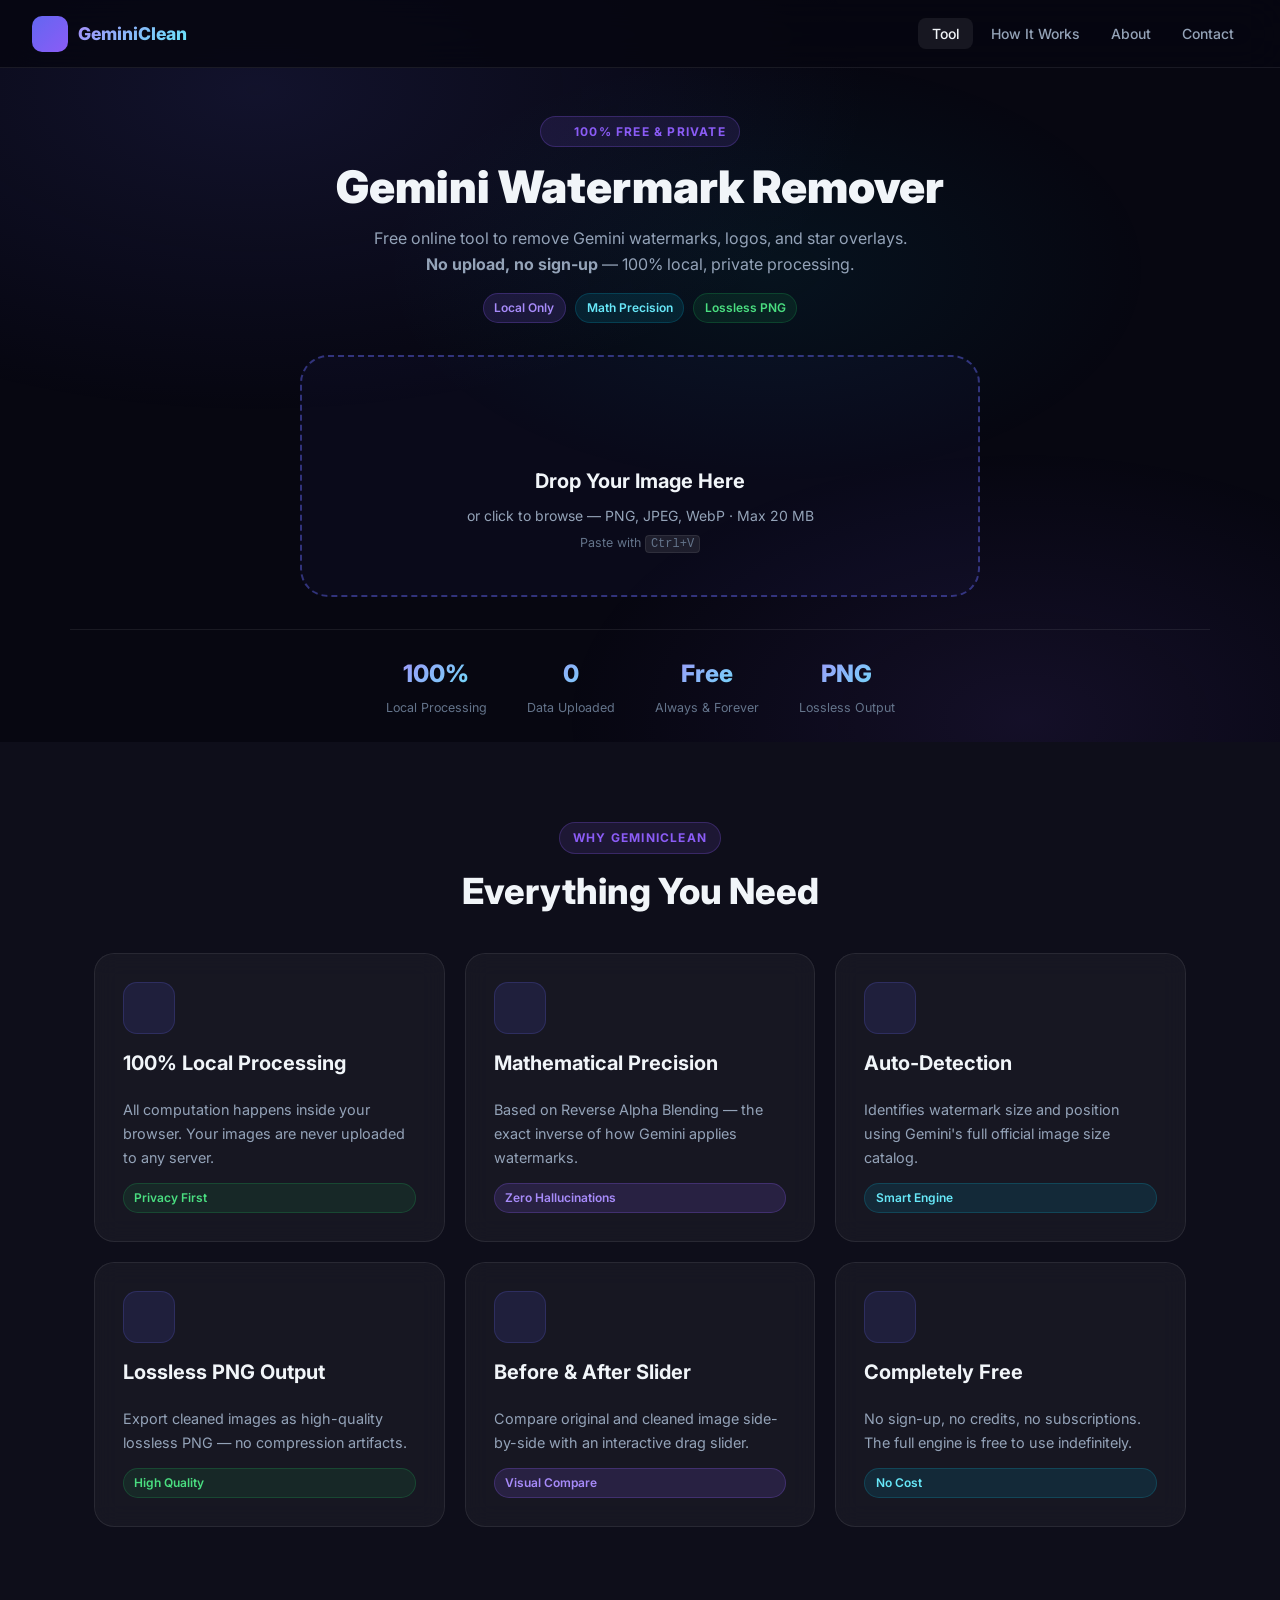
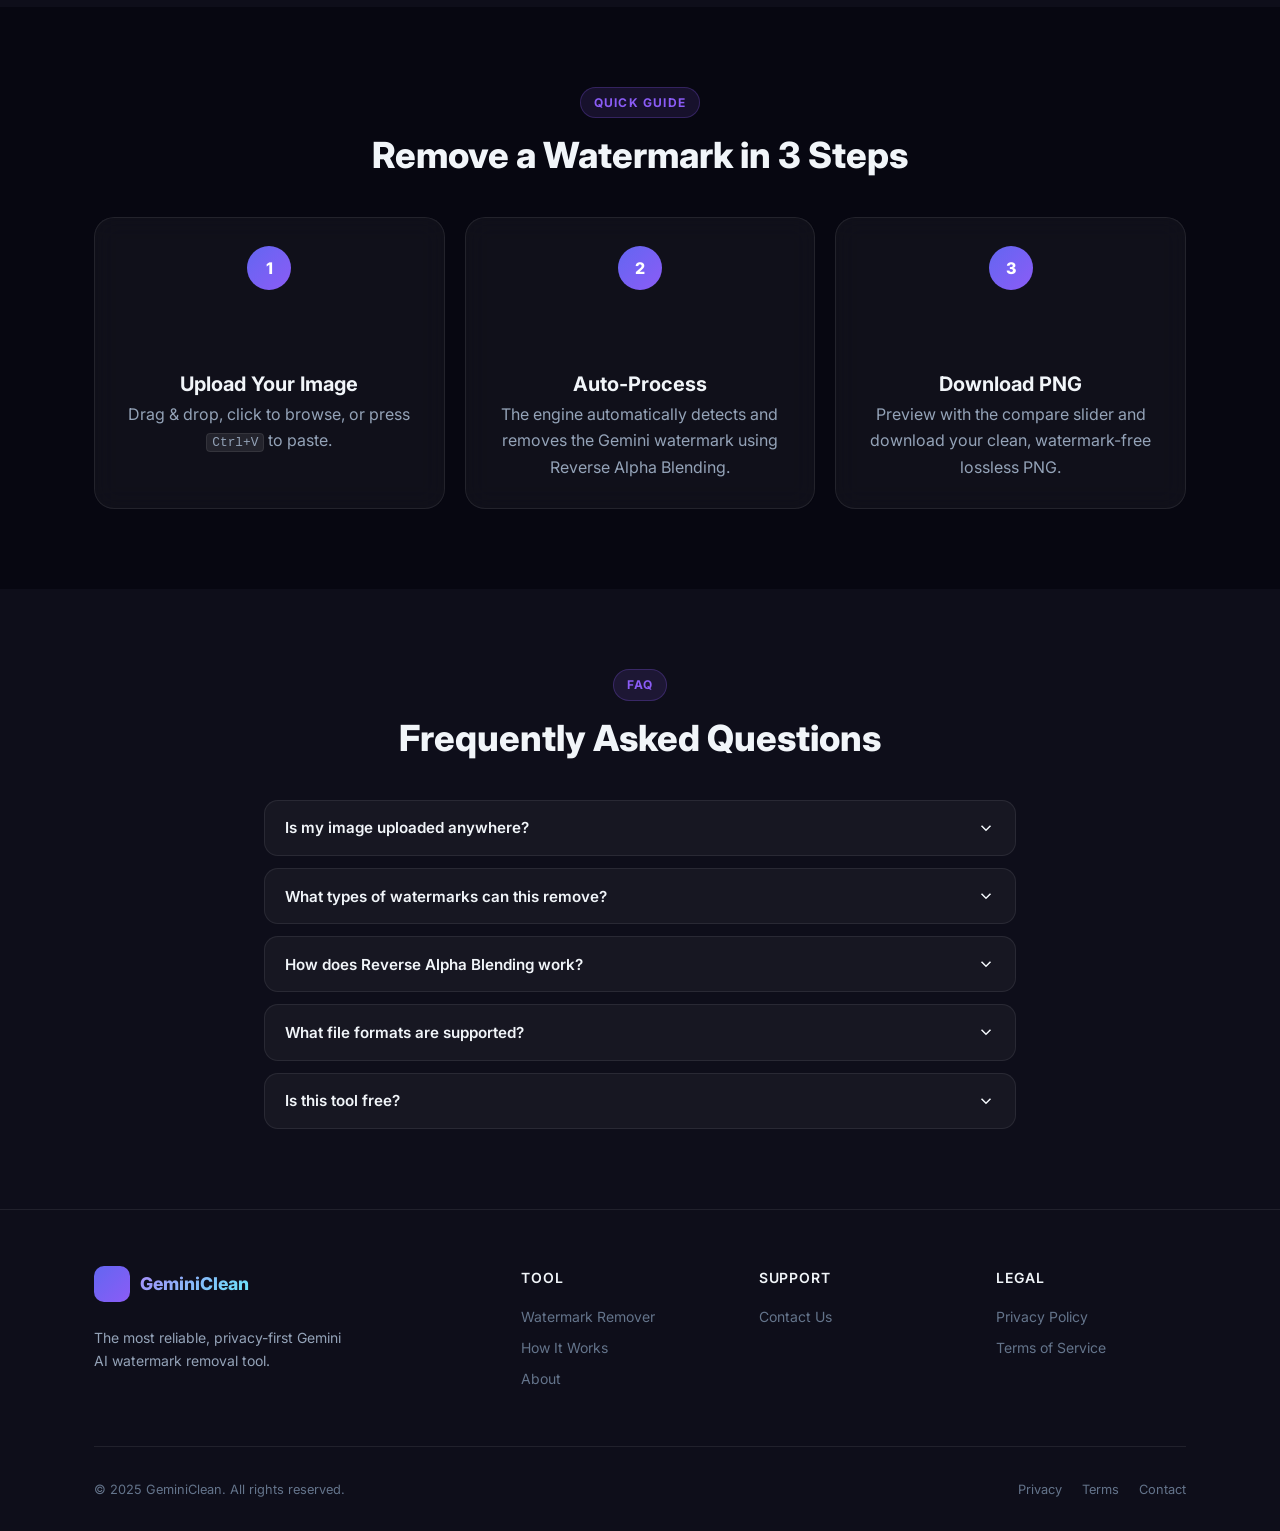
<file: index.html>
<!DOCTYPE html>
<html lang="en">
<head>
  <meta charset="UTF-8" />
  <meta name="viewport" content="width=device-width, initial-scale=1.0" />
  <title>Gemini Watermark Remover — Free Online Tool | 100% Local Processing</title>
  <meta name="description" content="Remove Google Gemini AI watermarks from your images instantly. 100% browser-side processing — your images never leave your device. Free, no sign-up." />
  <meta name="keywords" content="gemini watermark remover, remove gemini watermark, google gemini image, ai watermark remover, free watermark tool" />
  <link rel="canonical" href="https://geminiclean.online/" />
  <meta property="og:type" content="website" />
  <meta property="og:url" content="https://geminiclean.online/" />
  <meta property="og:title" content="Gemini Watermark Remover — Free Online Tool" />
  <meta property="og:description" content="Remove Google Gemini AI watermarks instantly. 100% local processing. No uploads. Free." />
  <script type="application/ld+json">{"@context":"https://schema.org","@type":"WebApplication","name":"Gemini Watermark Remover","url":"https://geminiclean.online","description":"Free online tool to remove Google Gemini AI watermarks. 100% client-side.","applicationCategory":"UtilitiesApplication","operatingSystem":"Any","offers":{"@type":"Offer","price":"0","priceCurrency":"USD"}}</script>
  <!-- Google Search Console Verification -->
  <meta name="google-site-verification" content="skg64Y8qE4pcV4p6uKr9o5cLgfSqh2nr4iu_rJMawSk" />

  <!-- Google Analytics (GA4) -->
  <script async src="https://www.googletagmanager.com/gtag/js?id=G-3QYXPDR2HK"></script>
  <script>
    window.dataLayer = window.dataLayer || [];
    function gtag(){dataLayer.push(arguments);}
    gtag('js', new Date());
    gtag('config', 'G-3QYXPDR2HK');
  </script>

  <!-- Google AdSense Auto Ads -->
  <script async src="https://pagead2.googlesyndication.com/pagead/js/adsbygoogle.js?client=ca-pub-9664365367053983" crossorigin="anonymous"></script>

  <link rel="stylesheet" href="css/style.css" />
  <link rel="icon" href="images/favicon.ico" />
  <script src="https://cdn.lordicon.com/lordicon.js"></script>
  <style>
    /* ── Tool hero layout ── */
    .tool-hero { padding: 3rem 0 0; text-align: center; }
    .tool-hero h1 { font-size: clamp(1.8rem, 4vw, 2.8rem); margin-bottom: 0.75rem; }
    .tool-hero .sub { max-width: 580px; margin: 0 auto 0.5rem; font-size: 1rem; }
    .tool-hero .badges { display:flex; gap:0.6rem; justify-content:center; flex-wrap:wrap; margin:1rem 0 2rem; }

    /* ── Upload zone ── */
    #uploadArea {
      border: 2px dashed rgba(99,102,241,0.45);
      border-radius: var(--radius-xl);
      padding: 2.5rem 2rem;
      text-align: center;
      cursor: pointer;
      transition: var(--transition);
      background: rgba(99,102,241,0.04);
      max-width: 680px;
      margin: 0 auto;
    }
    #uploadArea:hover, #uploadArea.dragover {
      border-color: var(--indigo);
      background: rgba(99,102,241,0.09);
      box-shadow: var(--shadow-glow);
    }
    /* Hide native file-input — engine clicks it via uploadArea click */
    #fileInput { display: none !important; }
    #uploadArea h3 { margin: 0.75rem 0 0.35rem; color: var(--text-primary); }
    .paste-hint { font-size: 0.78rem; color: var(--text-muted); margin-top: 0.4rem; }
    /* When result is shown, hide upload zone */
    body.has-result #uploadArea { display: none; }

    /* ── Stats bar ── */
    .stats-bar { display:flex; justify-content:center; gap:2.5rem; flex-wrap:wrap; padding:1.5rem 0; border-top:1px solid var(--border); margin-top:2rem; }
    .stats-bar .stat { text-align:center; }
    .stats-bar .stat-num { font-size:1.5rem; font-weight:800; }
    .stats-bar .stat-label { font-size:0.78rem; color:var(--text-muted); }

    /* ── Result panel ── */
    #singlePreview { margin-top: 1.5rem; max-width: 860px; margin-left: auto; margin-right: auto; }
    .compare-panel {
      border-radius: var(--radius-xl);
      overflow: hidden;
      border: 1px solid var(--border);
      background: var(--bg-secondary);
      box-shadow: var(--shadow-card);
      user-select: none;
    }

    /* ── Comparison slider — critical fix ── */
    #comparisonContainer {
      position: relative;
      /* inline-block so it exactly hugs the originalImage dimensions */
      display: block;
      overflow: hidden;
      max-height: 520px;
      background: repeating-conic-gradient(#1a1a2e 0% 25%, #0e0e1a 25% 50%) 0 0 / 20px 20px;
      text-align: center; /* center inline-block child */
    }
    /* originalImage sets the container dimensions */
    #originalImage {
      display: block;
      width: 100%;
      max-height: 520px;
      height: auto;
      object-fit: contain;
      object-position: center;
    }
    /* processedOverlay clips the left portion showing the 'After' */
    #processedOverlay {
      position: absolute;
      top: 0; left: 0;
      height: 100%;
      overflow: hidden;
      border-right: 2px solid rgba(255,255,255,0.85);
      box-shadow: 2px 0 12px rgba(0,0,0,0.4);
      /* width is set to 50% by engine inline style — keep it */
    }
    /* processedImage must match originalImage rendered size exactly */
    #processedImage {
      display: block;
      /* engine sets this via inline style width — we also enforce it */
      max-width: none;
      height: 100%;
      /* object-fit contain centres it like originalImage */
      object-fit: contain;
      object-position: center;
    }
    /* Slider drag handle */
    #sliderHandle {
      position: absolute;
      top: 0; bottom: 0;
      width: 44px; margin-left: -22px;
      z-index: 20; cursor: col-resize;
      display: flex; align-items: center; justify-content: center;
    }
    .knob {
      width: 40px; height: 40px; background: #fff; border-radius: 50%;
      box-shadow: 0 2px 16px rgba(0,0,0,0.55);
      display: flex; align-items: center; justify-content: center;
      border: 2px solid rgba(99,102,241,0.4);
    }
    .compare-label {
      position: absolute; top: 12px; font-size: 0.72rem; font-weight: 700;
      background: rgba(0,0,0,0.6); color: #fff; padding: 3px 10px;
      border-radius: 20px; pointer-events: none; z-index: 30;
      backdrop-filter: blur(4px); letter-spacing: 0.04em;
    }
    .compare-label-before { right: 12px; }
    .compare-label-after  { left: 12px; }

    /* ── Action bar ── */
    .result-bar {
      display: flex; align-items: center; gap: 0.75rem;
      padding: 0.85rem 1.25rem;
      background: rgba(0,0,0,0.35); border-top: 1px solid var(--border);
      flex-wrap: wrap;
    }
    /* Hide the Chinese info spans the engine populates */
    #originalInfo, #processedInfo { display: none !important; }
    #statusMessage {
      flex: 1; font-size: 0.8rem; color: var(--text-muted);
      white-space: nowrap; overflow: hidden; text-overflow: ellipsis;
    }
    #copyBtn, #downloadBtn, #resetBtn {
      display: inline-flex !important; /* override engine hiding */
      align-items: center; gap: 6px;
      font-family: 'Inter', sans-serif; font-size: 0.82rem; font-weight: 600;
      padding: 0.5rem 1.1rem; border-radius: var(--radius-md);
      cursor: pointer; transition: var(--transition); border: none;
      white-space: nowrap;
    }
    /* Engine sets display:none via inline style — use visibility trick when hidden */
    #copyBtn[style*="display: none"],
    #downloadBtn[style*="display: none"] { display: none !important; }
    #copyBtn    { background: rgba(99,102,241,0.18); color: #a78bfa; border: 1px solid rgba(99,102,241,0.3); }
    #downloadBtn{ background: var(--grad-btn); color: #fff; }
    #resetBtn   { background: rgba(255,255,255,0.06); color: var(--text-secondary); border: 1px solid var(--border); }
    #copyBtn:hover    { background: rgba(99,102,241,0.32); }
    #downloadBtn:hover{ transform: translateY(-1px); box-shadow: 0 6px 20px rgba(99,102,241,0.5); }
    #resetBtn:hover   { background: rgba(255,255,255,0.12); color: var(--text-primary); }

    /* ── Loading overlay ── */
    #loadingOverlay {
      position: fixed; inset: 0; background: rgba(7,7,17,0.82);
      backdrop-filter: blur(8px); z-index: 9000;
      display: none; align-items: center; justify-content: center;
      flex-direction: column; gap: 1rem;
    }
    #loadingOverlay.active, #loadingOverlay:not(.hidden) { display: flex; }
    .spinner {
      width: 52px; height: 52px; border-radius: 50%;
      border: 3px solid rgba(99,102,241,0.2);
      border-top-color: #6366f1;
      animation: spin 0.8s linear infinite;
    }
    @keyframes spin { to { transform: rotate(360deg); } }

    /* ══ PREVIEW CARD ══ */
    #previewCard { max-width: 680px; margin: 0 auto; }
    .pcard {
      position: relative;
      background: rgba(255,255,255,0.06);
      border: 1px solid rgba(255,255,255,0.12);
      border-radius: 20px;
      overflow: hidden;
      box-shadow: 0 24px 64px rgba(0,0,0,0.5);
      backdrop-filter: blur(12px);
    }
    /* Close × button */
    .pcard-close {
      position: absolute; top: 12px; right: 12px; z-index: 10;
      width: 32px; height: 32px; border-radius: 50%;
      background: rgba(0,0,0,0.5); border: none; cursor: pointer;
      display: flex; align-items: center; justify-content: center;
      color: #fff; transition: background 0.2s;
    }
    .pcard-close:hover { background: rgba(239,68,68,0.75); }
    /* Image area */
    .pcard-img-wrap {
      position: relative;
      background: repeating-conic-gradient(#111 0% 25%, #1a1a1a 25% 50%) 0 0 / 16px 16px;
      min-height: 220px;
      display: flex; align-items: center; justify-content: center;
      overflow: hidden;
    }
    #pcardDisplay {
      display: block; max-width: 100%; max-height: 520px;
      height: auto; object-fit: contain;
    }
    /* In-card processing overlay */
    .pcard-processing {
      position: absolute; inset: 0;
      background: rgba(7,7,17,0.72); backdrop-filter: blur(4px);
      display: flex; flex-direction: column;
      align-items: center; justify-content: center; gap: 12px;
      color: var(--text-secondary); font-size: 0.875rem;
    }
    .pcard-spinner {
      width: 40px; height: 40px; border-radius: 50%;
      border: 3px solid rgba(99,102,241,0.25);
      border-top-color: #6366f1;
      animation: spin 0.75s linear infinite;
    }
    /* Before / After toggle */
    .pcard-toggle {
      display: flex; align-items: center; justify-content: center;
      gap: 6px; padding: 12px 16px;
      background: rgba(0,0,0,0.2); border-top: 1px solid rgba(255,255,255,0.06);
    }
    .pcard-toggle-btn {
      padding: 6px 22px; border-radius: 20px;
      font-size: 0.82rem; font-weight: 600; cursor: pointer;
      border: 1px solid rgba(255,255,255,0.15);
      background: transparent; color: var(--text-secondary);
      transition: all 0.2s;
    }
    .pcard-toggle-btn.active {
      background: #fff; color: #111; border-color: transparent;
    }
    /* Action buttons row */
    .pcard-actions {
      display: flex; align-items: center; justify-content: center;
      gap: 10px; padding: 14px 16px; flex-wrap: wrap;
      background: rgba(0,0,0,0.25); border-top: 1px solid rgba(255,255,255,0.06);
    }
    .pcard-btn {
      display: inline-flex; align-items: center; gap: 7px;
      padding: 9px 18px; border-radius: 10px; font-size: 0.83rem;
      font-weight: 600; cursor: pointer; transition: all 0.2s;
      border: 1px solid rgba(255,255,255,0.12);
      background: rgba(255,255,255,0.07); color: var(--text-primary);
      font-family: 'Inter', sans-serif;
    }
    .pcard-btn:hover { background: rgba(255,255,255,0.14); transform: translateY(-1px); }
    .pcard-btn-primary {
      background: var(--grad-btn); color: #fff; border-color: transparent;
    }
    .pcard-btn-primary:hover { box-shadow: 0 6px 20px rgba(99,102,241,0.45); }


  </style>

</head>
<body>
<div class="bg-mesh"></div>

<!-- NAVBAR -->
<nav class="navbar" role="navigation" aria-label="Main navigation">
  <a href="index.html" class="nav-logo">
    <div class="nav-logo-icon">
      <lord-icon src="https://cdn.lordicon.com/dxjqoygy.json" trigger="loop" delay="2000" colors="primary:#ffffff" style="width:22px;height:22px"></lord-icon>
    </div>
    <span>GeminiClean</span>
  </a>
  <ul class="nav-links" id="navLinks" role="list">
    <li><a href="index.html" class="active">Tool</a></li>
    <li><a href="how-it-works.html">How It Works</a></li>
    <li><a href="about.html">About</a></li>
    <li><a href="contact.html">Contact</a></li>
  </ul>
  <button class="nav-hamburger" id="navHamburger" aria-label="Toggle menu"><span></span><span></span><span></span></button>
</nav>

<main class="page-wrap" id="mainContent">

  <!-- ══ HERO ══ -->
  <section class="tool-hero container" aria-labelledby="heroHeading">
    <div class="animate-fade-up">
      <span class="section-label">
        <lord-icon src="https://cdn.lordicon.com/dxjqoygy.json" trigger="loop" delay="3000" colors="primary:#a78bfa" style="width:14px;height:14px"></lord-icon>
        100% Free &amp; Private
      </span>
    </div>
    <h1 id="heroHeading" class="animate-fade-up delay-1">Gemini Watermark Remover</h1>
    <p class="sub animate-fade-up delay-2">
      Free online tool to remove Gemini watermarks, logos, and star overlays.<br>
      <strong>No upload, no sign-up</strong> — 100% local, private processing.
    </p>
    <div class="badges animate-fade-up delay-3">
      <span class="badge badge-purple">Local Only</span>
      <span class="badge badge-cyan">Math Precision</span>
      <span class="badge badge-green">Lossless PNG</span>
    </div>

    <!-- ══ UPLOAD ZONE — id="uploadArea" required by engine ══ -->
    <div id="uploadArea" class="animate-fade-up delay-4" role="button" tabindex="0" aria-label="Upload image to remove Gemini watermark">
      <input type="file" id="fileInput" accept="image/jpeg,image/png,image/webp" aria-label="Select image file" />
      <lord-icon src="https://cdn.lordicon.com/wloilxuq.json" trigger="hover" colors="primary:#6366f1,secondary:#8b5cf6" style="width:56px;height:56px;margin:0 auto;pointer-events:none;"></lord-icon>
      <h3>Drop Your Image Here</h3>
      <p style="font-size:0.875rem;color:var(--text-secondary);">or click to browse — PNG, JPEG, WebP · Max 20 MB</p>
      <p class="paste-hint">Paste with <kbd style="background:rgba(255,255,255,0.08);border:1px solid var(--border);border-radius:4px;padding:1px 5px;font-size:0.75rem;">Ctrl+V</kbd></p>
    </div>

    <!-- ══ Engine DOM (hidden — engine needs these IDs) ══ -->
    <div id="singlePreview" style="display:none; position:absolute; pointer-events:none; opacity:0; width:1px; height:1px; overflow:hidden;">
      <img id="originalImage" alt="" />
      <div id="processedOverlay" style="width:50%;">
        <img id="processedImage" alt="" />
      </div>
      <div id="sliderHandle" style="left:50%;"></div>
      <span id="originalInfo"></span>
      <span id="processedInfo"></span>
      <span id="statusMessage"></span>
      <button id="copyBtn">Copy</button>
      <button id="downloadBtn">Download</button>
      <button id="resetBtn">Reset</button>
    </div>

    <!-- ══ OUR BEAUTIFUL PREVIEW CARD (replaces upload zone visually) ══ -->
    <div id="previewCard" style="display:none;" class="animate-fade-up">
      <div class="pcard">
        <!-- Close / reset button -->
        <button class="pcard-close" id="pcardClose" title="Remove image">
          <svg width="16" height="16" viewBox="0 0 24 24" fill="none" stroke="currentColor" stroke-width="2.5"><line x1="18" y1="6" x2="6" y2="18"/><line x1="6" y1="6" x2="18" y2="18"/></svg>
        </button>
        <!-- Image display area -->
        <div class="pcard-img-wrap" id="pcardImgWrap">
          <img id="pcardDisplay" alt="Image preview" draggable="false" />
          <!-- Processing spinner inside card -->
          <div class="pcard-processing" id="pcardProcessing">
            <div class="pcard-spinner"></div>
            <span>Removing watermark…</span>
          </div>
        </div>
        <!-- Before / After toggle -->
        <div class="pcard-toggle" id="pcardToggle" style="display:none;">
          <button class="pcard-toggle-btn active" id="pcardBefore" data-mode="before">Before</button>
          <button class="pcard-toggle-btn" id="pcardAfter" data-mode="after">After</button>
        </div>
        <!-- Action buttons -->
        <div class="pcard-actions" id="pcardActions" style="display:none;">
          <button class="pcard-btn pcard-btn-primary" id="pcardDownload">
            <svg width="16" height="16" viewBox="0 0 24 24" fill="none" stroke="currentColor" stroke-width="2"><path d="M21 15v4a2 2 0 01-2 2H5a2 2 0 01-2-2v-4"/><polyline points="7 10 12 15 17 10"/><line x1="12" y1="15" x2="12" y2="3"/></svg>
            Free download
          </button>
          <button class="pcard-btn" id="pcardCopy">
            <svg width="16" height="16" viewBox="0 0 24 24" fill="none" stroke="currentColor" stroke-width="2"><rect x="9" y="9" width="13" height="13" rx="2"/><path d="M5 15H4a2 2 0 01-2-2V4a2 2 0 012-2h9a2 2 0 012 2v1"/></svg>
            Copy image
          </button>
          <button class="pcard-btn" id="pcardAddMore">
            <svg width="16" height="16" viewBox="0 0 24 24" fill="none" stroke="currentColor" stroke-width="2"><line x1="12" y1="5" x2="12" y2="19"/><line x1="5" y1="12" x2="19" y2="12"/></svg>
            Add more
          </button>
        </div>
      </div>
    </div>

    <!-- Stats -->
    <div class="stats-bar animate-fade-up">
      <div class="stat"><div class="stat-num gradient-text">100%</div><div class="stat-label">Local Processing</div></div>
      <div class="stat"><div class="stat-num gradient-text">0</div><div class="stat-label">Data Uploaded</div></div>
      <div class="stat"><div class="stat-num gradient-text">Free</div><div class="stat-label">Always &amp; Forever</div></div>
      <div class="stat"><div class="stat-num gradient-text">PNG</div><div class="stat-label">Lossless Output</div></div>
    </div>
  </section>

  <!-- ══ FEATURES ══ -->
  <section class="section" style="background:var(--bg-secondary);" aria-labelledby="featuresHeading">
    <div class="container">
      <div style="text-align:center;margin-bottom:2.5rem;">
        <span class="section-label">Why GeminiClean</span>
        <h2 id="featuresHeading">Everything You Need</h2>
      </div>
      <div class="feature-grid">
        <div class="glass-card feature-card reveal">
          <div class="feature-icon-wrap"><lord-icon src="https://cdn.lordicon.com/ndydpcaq.json" trigger="hover" colors="primary:#6366f1" style="width:28px;height:28px"></lord-icon></div>
          <h3>100% Local Processing</h3>
          <p>All computation happens inside your browser. Your images are never uploaded to any server.</p>
          <span class="badge badge-green">Privacy First</span>
        </div>
        <div class="glass-card feature-card reveal delay-1">
          <div class="feature-icon-wrap"><lord-icon src="https://cdn.lordicon.com/dxjqoygy.json" trigger="hover" colors="primary:#8b5cf6" style="width:28px;height:28px"></lord-icon></div>
          <h3>Mathematical Precision</h3>
          <p>Based on Reverse Alpha Blending — the exact inverse of how Gemini applies watermarks.</p>
          <span class="badge badge-purple">Zero Hallucinations</span>
        </div>
        <div class="glass-card feature-card reveal delay-2">
          <div class="feature-icon-wrap"><lord-icon src="https://cdn.lordicon.com/hwjcdmbl.json" trigger="hover" colors="primary:#06b6d4" style="width:28px;height:28px"></lord-icon></div>
          <h3>Auto-Detection</h3>
          <p>Identifies watermark size and position using Gemini's full official image size catalog.</p>
          <span class="badge badge-cyan">Smart Engine</span>
        </div>
        <div class="glass-card feature-card reveal">
          <div class="feature-icon-wrap"><lord-icon src="https://cdn.lordicon.com/xcrjfuzb.json" trigger="hover" colors="primary:#6366f1" style="width:28px;height:28px"></lord-icon></div>
          <h3>Lossless PNG Output</h3>
          <p>Export cleaned images as high-quality lossless PNG — no compression artifacts.</p>
          <span class="badge badge-green">High Quality</span>
        </div>
        <div class="glass-card feature-card reveal delay-1">
          <div class="feature-icon-wrap"><lord-icon src="https://cdn.lordicon.com/rqsvgwti.json" trigger="hover" colors="primary:#8b5cf6" style="width:28px;height:28px"></lord-icon></div>
          <h3>Before &amp; After Slider</h3>
          <p>Compare original and cleaned image side-by-side with an interactive drag slider.</p>
          <span class="badge badge-purple">Visual Compare</span>
        </div>
        <div class="glass-card feature-card reveal delay-2">
          <div class="feature-icon-wrap"><lord-icon src="https://cdn.lordicon.com/oqdmuxru.json" trigger="hover" colors="primary:#06b6d4" style="width:28px;height:28px"></lord-icon></div>
          <h3>Completely Free</h3>
          <p>No sign-up, no credits, no subscriptions. The full engine is free to use indefinitely.</p>
          <span class="badge badge-cyan">No Cost</span>
        </div>
      </div>
    </div>
  </section>

  <!-- ══ HOW TO USE ══ -->
  <section class="section" aria-labelledby="stepsHeading">
    <div class="container">
      <div style="text-align:center;margin-bottom:2.5rem;">
        <span class="section-label">Quick Guide</span>
        <h2 id="stepsHeading">Remove a Watermark in 3 Steps</h2>
      </div>
      <div class="steps-grid">
        <div class="glass-card step-card reveal">
          <div class="step-number">1</div>
          <lord-icon src="https://cdn.lordicon.com/wloilxuq.json" trigger="in" colors="primary:#6366f1" style="width:48px;height:48px;margin:0 auto 0.85rem;"></lord-icon>
          <h3>Upload Your Image</h3>
          <p>Drag &amp; drop, click to browse, or press <kbd style="background:rgba(255,255,255,0.08);border:1px solid var(--border);border-radius:4px;padding:1px 5px;font-size:0.8rem;">Ctrl+V</kbd> to paste.</p>
        </div>
        <div class="glass-card step-card reveal delay-1">
          <div class="step-number">2</div>
          <lord-icon src="https://cdn.lordicon.com/dxjqoygy.json" trigger="in" delay="300" colors="primary:#8b5cf6" style="width:48px;height:48px;margin:0 auto 0.85rem;"></lord-icon>
          <h3>Auto-Process</h3>
          <p>The engine automatically detects and removes the Gemini watermark using Reverse Alpha Blending.</p>
        </div>
        <div class="glass-card step-card reveal delay-2">
          <div class="step-number">3</div>
          <lord-icon src="https://cdn.lordicon.com/xcrjfuzb.json" trigger="in" delay="600" colors="primary:#06b6d4" style="width:48px;height:48px;margin:0 auto 0.85rem;"></lord-icon>
          <h3>Download PNG</h3>
          <p>Preview with the compare slider and download your clean, watermark-free lossless PNG.</p>
        </div>
      </div>
    </div>
  </section>

  <!-- ══ FAQ ══ -->
  <section class="section" style="background:var(--bg-secondary);" aria-labelledby="faqHeading">
    <div class="container" style="max-width:800px;">
      <div style="text-align:center;margin-bottom:2.5rem;">
        <span class="section-label">FAQ</span>
        <h2 id="faqHeading">Frequently Asked Questions</h2>
      </div>
      <div class="faq-list">
        <div class="faq-item">
          <button class="faq-question" aria-expanded="false">Is my image uploaded anywhere?<svg class="faq-chevron" width="18" height="18" viewBox="0 0 24 24" fill="none" stroke="currentColor" stroke-width="2"><polyline points="6 9 12 15 18 9"/></svg></button>
          <div class="faq-answer"><p>No. All processing happens 100% inside your browser using Canvas API and Web Workers. Your images never leave your device.</p></div>
        </div>
        <div class="faq-item">
          <button class="faq-question" aria-expanded="false">What types of watermarks can this remove?<svg class="faq-chevron" width="18" height="18" viewBox="0 0 24 24" fill="none" stroke="currentColor" stroke-width="2"><polyline points="6 9 12 15 18 9"/></svg></button>
          <div class="faq-answer"><p>This specifically targets the visible semi-transparent Google Gemini sparkle watermark in the bottom-right corner of Gemini-generated images. It does not remove invisible SynthID watermarks.</p></div>
        </div>
        <div class="faq-item">
          <button class="faq-question" aria-expanded="false">How does Reverse Alpha Blending work?<svg class="faq-chevron" width="18" height="18" viewBox="0 0 24 24" fill="none" stroke="currentColor" stroke-width="2"><polyline points="6 9 12 15 18 9"/></svg></button>
          <div class="faq-answer"><p>Gemini applies its watermark using: <code>watermarked = α × logo + (1−α) × original</code>. Since the logo and alpha are known, we solve: <code>original = (watermarked − α × logo) / (1−α)</code>. Mathematically exact — not AI-guessing.</p></div>
        </div>
        <div class="faq-item">
          <button class="faq-question" aria-expanded="false">What file formats are supported?<svg class="faq-chevron" width="18" height="18" viewBox="0 0 24 24" fill="none" stroke="currentColor" stroke-width="2"><polyline points="6 9 12 15 18 9"/></svg></button>
          <div class="faq-answer"><p>Upload PNG, JPEG, or WebP. Output is always lossless PNG.</p></div>
        </div>
        <div class="faq-item">
          <button class="faq-question" aria-expanded="false">Is this tool free?<svg class="faq-chevron" width="18" height="18" viewBox="0 0 24 24" fill="none" stroke="currentColor" stroke-width="2"><polyline points="6 9 12 15 18 9"/></svg></button>
          <div class="faq-answer"><p>Yes, completely free. No account, no subscription, no usage limits.</p></div>
        </div>
      </div>
    </div>
  </section>

</main>

<footer class="footer" role="contentinfo">
  <div class="container">
    <div class="footer-grid">
      <div class="footer-brand">
        <a href="index.html" class="nav-logo" style="display:inline-flex;margin-bottom:0.75rem;">
          <div class="nav-logo-icon"><lord-icon src="https://cdn.lordicon.com/dxjqoygy.json" trigger="loop" delay="2000" colors="primary:#ffffff" style="width:18px;height:18px"></lord-icon></div>
          <span>GeminiClean</span>
        </a>
        <p>The most reliable, privacy-first Gemini AI watermark removal tool.</p>
      </div>
      <div class="footer-col"><h4>Tool</h4><a href="index.html">Watermark Remover</a><a href="how-it-works.html">How It Works</a><a href="about.html">About</a></div>
      <div class="footer-col"><h4>Support</h4><a href="contact.html">Contact Us</a></div>
      <div class="footer-col"><h4>Legal</h4><a href="privacy-policy.html">Privacy Policy</a><a href="terms.html">Terms of Service</a></div>
    </div>
    <div class="footer-bottom">
      <span>&copy; 2025 GeminiClean. All rights reserved.</span>
      <div style="display:flex;gap:1.25rem;"><a href="privacy-policy.html">Privacy</a><a href="terms.html">Terms</a><a href="contact.html">Contact</a></div>
    </div>
  </div>
</footer>

<!-- Loading overlay — engine toggles class "active" -->
<div id="loadingOverlay">
  <div class="spinner"></div>
  <p style="color:var(--text-secondary);font-size:0.875rem;">Processing locally…</p>
</div>

<div id="toastContainer" class="toast-container"></div>

<!-- Real GWR engine (built from GargantuaX/gemini-watermark-remover) -->
<script src="js/gwr-engine.js"></script>
<!-- Our UI helpers (navbar, FAQ, paste) -->
<script src="js/ui.js"></script>
</body>
</html>
</file>
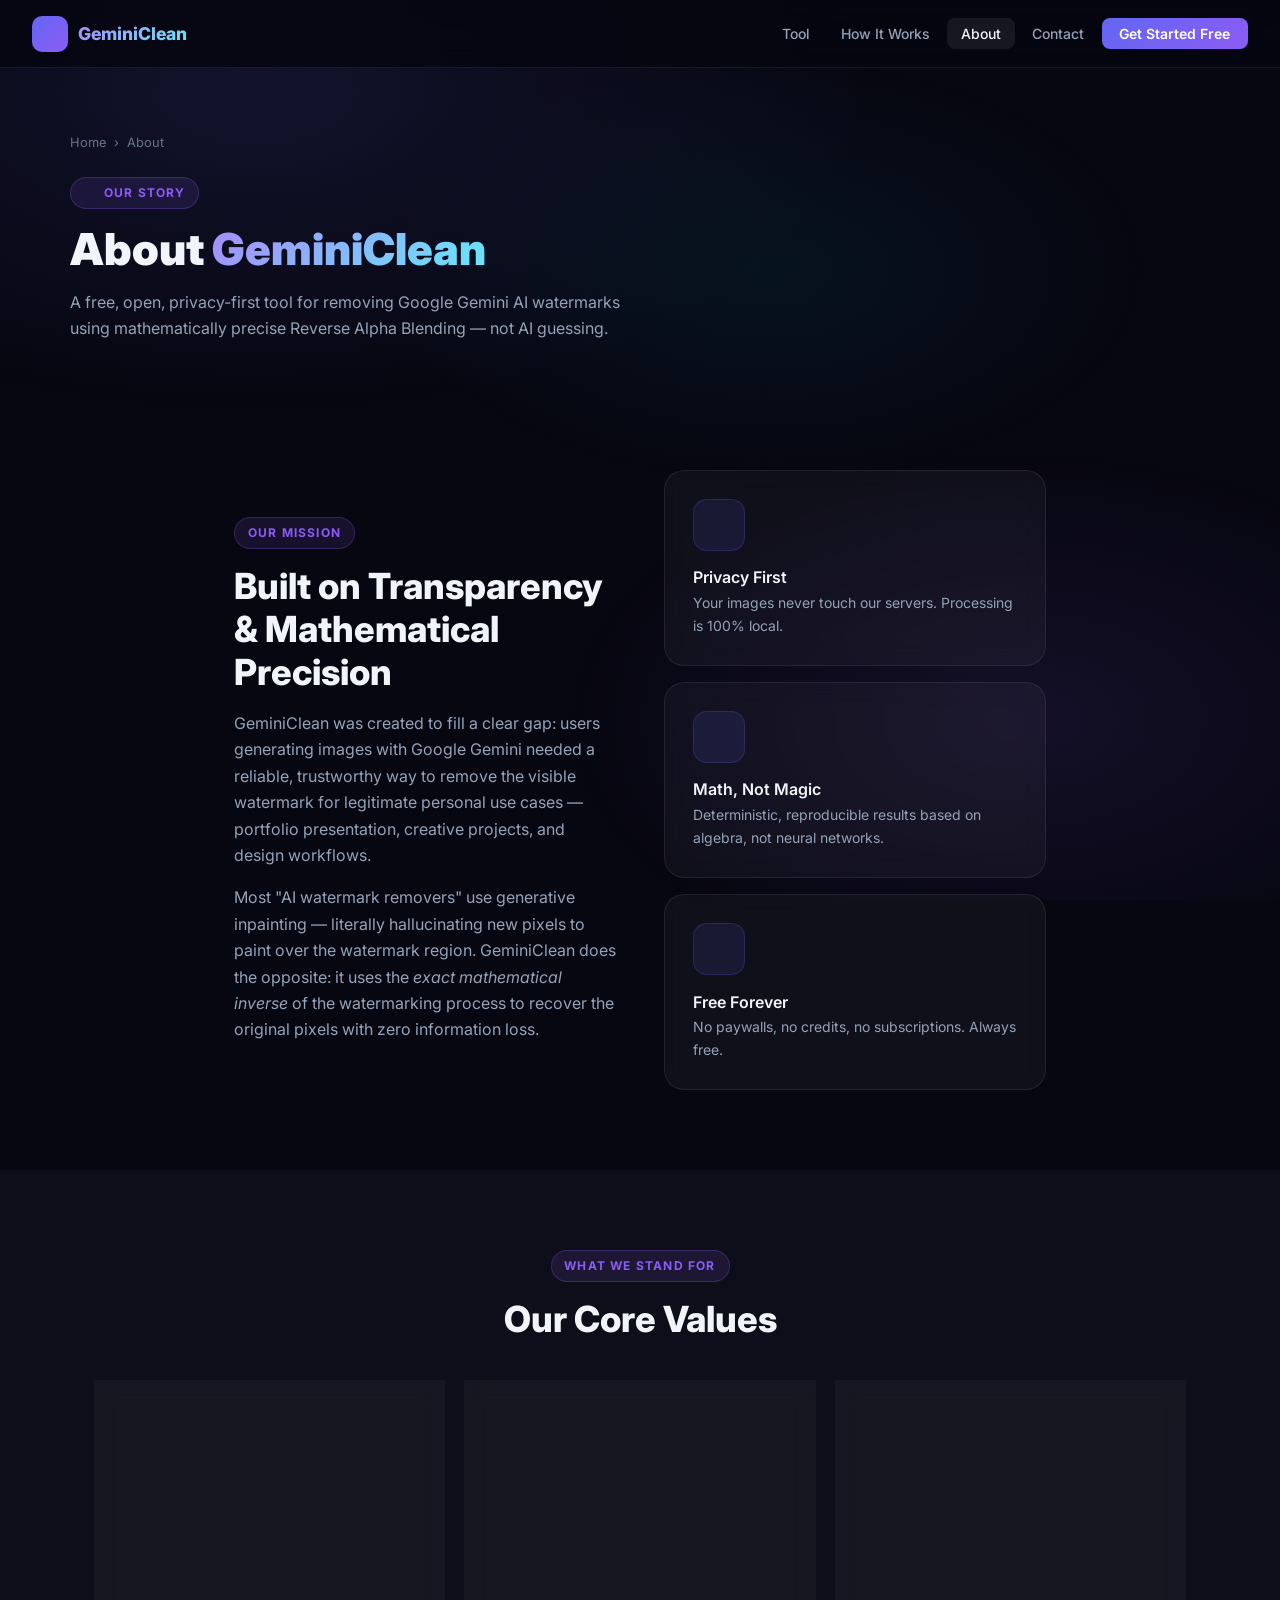
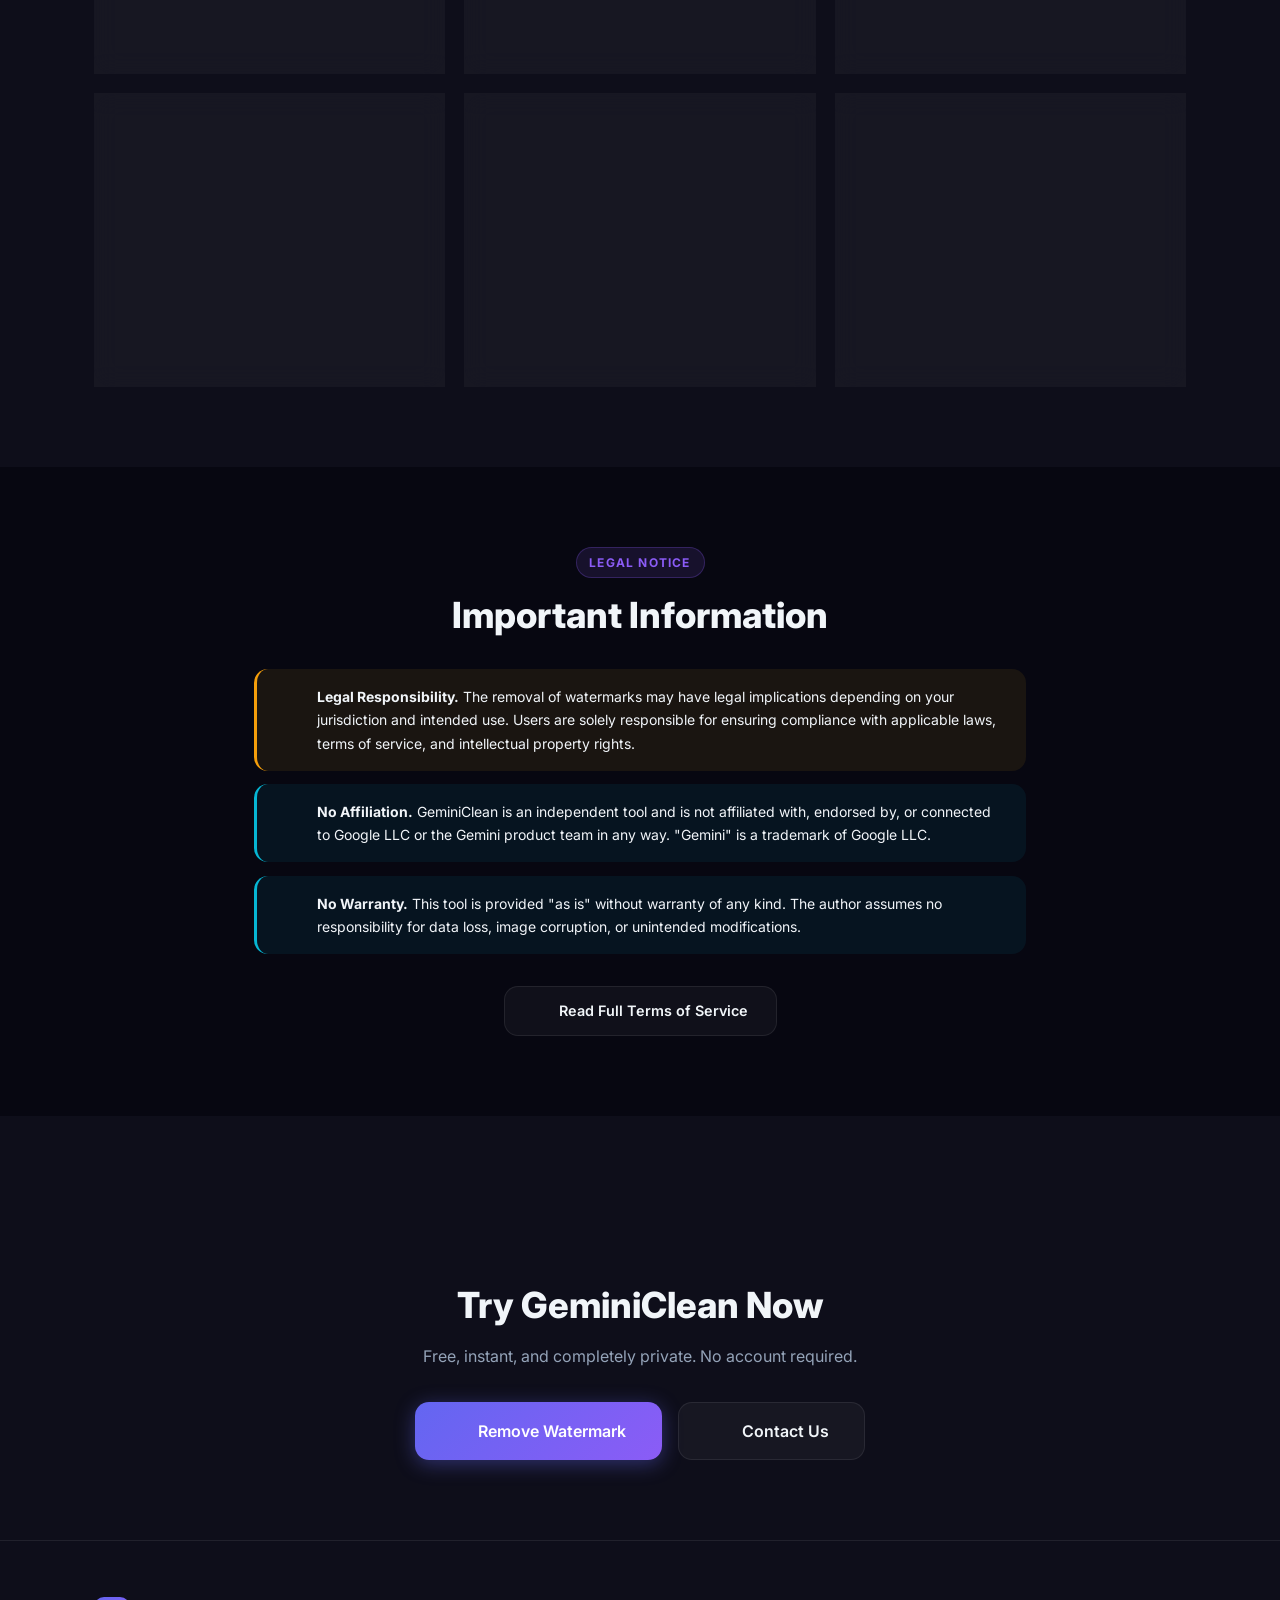
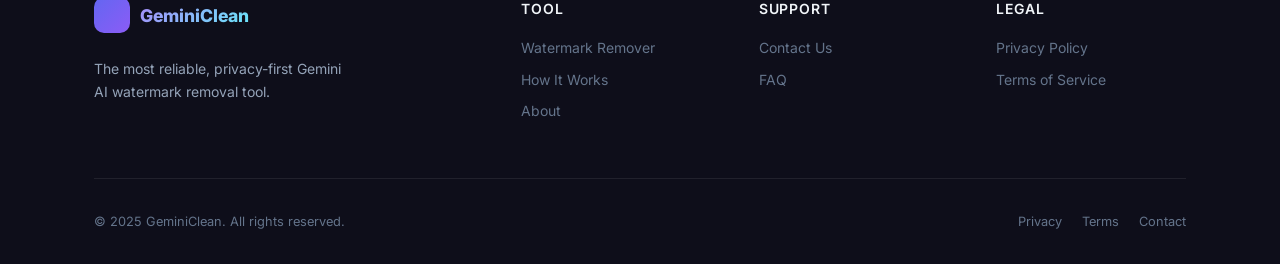
<file: about.html>
<!DOCTYPE html>
<html lang="en">
<head>
  <meta charset="UTF-8" />
  <meta name="viewport" content="width=device-width, initial-scale=1.0" />
  <title>About GeminiClean — Our Mission &amp; Privacy Commitment</title>
  <meta name="description" content="Learn about GeminiClean — a free, privacy-first tool for removing Google Gemini AI watermarks. Built on mathematical precision, not AI guessing. Zero uploads, zero tracking." />
  <link rel="canonical" href="https://geminiclean.online/about.html" />
    <!-- Google Search Console Verification -->
  <meta name="google-site-verification" content="skg64Y8qE4pcV4p6uKr9o5cLgfSqh2nr4iu_rJMawSk" />
  <!-- Google Analytics (GA4) -->
  <script async src="https://www.googletagmanager.com/gtag/js?id=G-3QYXPDR2HK"></script>
  <script>window.dataLayer=window.dataLayer||[];function gtag(){dataLayer.push(arguments);}gtag('js',new Date());gtag('config','G-3QYXPDR2HK');</script><link rel="stylesheet" href="css/style.css" />
  <link rel="icon" href="images/favicon.ico" />
  <script src="https://cdn.lordicon.com/lordicon.js"></script>
</head>
<body>
<div class="bg-mesh"></div>

<nav class="navbar" role="navigation" aria-label="Main navigation">
  <a href="index.html" class="nav-logo">
    <div class="nav-logo-icon"><lord-icon src="https://cdn.lordicon.com/dxjqoygy.json" trigger="loop" delay="2000" colors="primary:#ffffff" style="width:22px;height:22px"></lord-icon></div>
    <span>GeminiClean</span>
  </a>
  <ul class="nav-links" id="navLinks">
    <li><a href="index.html">Tool</a></li>
    <li><a href="how-it-works.html">How It Works</a></li>
    <li><a href="about.html" class="active">About</a></li>
    <li><a href="contact.html">Contact</a></li>
    <li><a href="index.html" class="nav-cta">Get Started Free</a></li>
  </ul>
  <button class="nav-hamburger" id="navHamburger" aria-label="Toggle menu"><span></span><span></span><span></span></button>
</nav>

<div class="container"></div>

<main class="page-wrap" id="mainContent">

  <!-- PAGE HERO -->
  <section class="page-hero container" aria-labelledby="aboutTitle">
    <div class="breadcrumb"><a href="index.html">Home</a><span class="breadcrumb-sep">›</span><span>About</span></div>
    <span class="section-label">
      <lord-icon src="https://cdn.lordicon.com/msoeawqm.json" trigger="loop" delay="2000" colors="primary:#a78bfa" style="width:14px;height:14px"></lord-icon>
      Our Story
    </span>
    <h1 id="aboutTitle">About <span class="gradient-text">GeminiClean</span></h1>
    <p style="max-width:580px;margin-top:0.75rem;">A free, open, privacy-first tool for removing Google Gemini AI watermarks using mathematically precise Reverse Alpha Blending — not AI guessing.</p>
  </section>

  <!-- MISSION -->
  <section class="section" aria-labelledby="missionHeading">
    <div class="container" style="max-width:860px;">
      <div style="display:grid;grid-template-columns:1fr 1fr;gap:3rem;align-items:center;" class="about-split">
        <div>
          <span class="section-label">Our Mission</span>
          <h2 id="missionHeading">Built on Transparency &amp; Mathematical Precision</h2>
          <p style="margin:1rem 0;">GeminiClean was created to fill a clear gap: users generating images with Google Gemini needed a reliable, trustworthy way to remove the visible watermark for legitimate personal use cases — portfolio presentation, creative projects, and design workflows.</p>
          <p>Most "AI watermark removers" use generative inpainting — literally hallucinating new pixels to paint over the watermark region. GeminiClean does the opposite: it uses the <em>exact mathematical inverse</em> of the watermarking process to recover the original pixels with zero information loss.</p>
        </div>
        <div style="display:flex;flex-direction:column;gap:1rem;">
          <div class="glass-card feature-card">
            <div class="feature-icon-wrap"><lord-icon src="https://cdn.lordicon.com/ndydpcaq.json" trigger="hover" colors="primary:#6366f1" style="width:26px;height:26px"></lord-icon></div>
            <div><h4>Privacy First</h4><p style="font-size:0.875rem;">Your images never touch our servers. Processing is 100% local.</p></div>
          </div>
          <div class="glass-card feature-card">
            <div class="feature-icon-wrap"><lord-icon src="https://cdn.lordicon.com/dxjqoygy.json" trigger="hover" colors="primary:#8b5cf6" style="width:26px;height:26px"></lord-icon></div>
            <div><h4>Math, Not Magic</h4><p style="font-size:0.875rem;">Deterministic, reproducible results based on algebra, not neural networks.</p></div>
          </div>
          <div class="glass-card feature-card">
            <div class="feature-icon-wrap"><lord-icon src="https://cdn.lordicon.com/oqdmuxru.json" trigger="hover" colors="primary:#22c55e" style="width:26px;height:26px"></lord-icon></div>
            <div><h4>Free Forever</h4><p style="font-size:0.875rem;">No paywalls, no credits, no subscriptions. Always free.</p></div>
          </div>
        </div>
      </div>
    </div>
  </section>

  <!-- VALUES -->
  <section class="section" style="background:var(--bg-secondary);" aria-labelledby="valuesHeading">
    <div class="container">
      <div style="text-align:center;margin-bottom:2.5rem;">
        <span class="section-label">What We Stand For</span>
        <h2 id="valuesHeading">Our Core Values</h2>
      </div>
      <div class="feature-grid">
        <div class="glass-card feature-card reveal">
          <div class="feature-icon-wrap"><lord-icon src="https://cdn.lordicon.com/ndydpcaq.json" trigger="hover" colors="primary:#6366f1" style="width:28px;height:28px"></lord-icon></div>
          <h3>Privacy</h3>
          <p>We believe your images are yours. We have no interest in collecting, storing, or analyzing any data you process with our tool. Zero telemetry on image content.</p>
        </div>
        <div class="glass-card feature-card reveal delay-1">
          <div class="feature-icon-wrap"><lord-icon src="https://cdn.lordicon.com/hwjcdmbl.json" trigger="hover" colors="primary:#8b5cf6" style="width:28px;height:28px"></lord-icon></div>
          <h3>Transparency</h3>
          <p>We openly explain the exact algorithm we use, its limitations, and the legal context. No black boxes, no hidden processing, no misleading claims.</p>
        </div>
        <div class="glass-card feature-card reveal delay-2">
          <div class="feature-icon-wrap"><lord-icon src="https://cdn.lordicon.com/dxjqoygy.json" trigger="hover" colors="primary:#06b6d4" style="width:28px;height:28px"></lord-icon></div>
          <h3>Precision</h3>
          <p>Mathematical correctness over marketing claims. Our algorithm produces deterministic, reproducible results grounded in the same alpha compositing standard Gemini uses.</p>
        </div>
        <div class="glass-card feature-card reveal">
          <div class="feature-icon-wrap"><lord-icon src="https://cdn.lordicon.com/oqdmuxru.json" trigger="hover" colors="primary:#22c55e" style="width:28px;height:28px"></lord-icon></div>
          <h3>Accessibility</h3>
          <p>Professional image processing tools should not require a subscription or technical skills. GeminiClean works in any modern browser with a simple drag-and-drop.</p>
        </div>
        <div class="glass-card feature-card reveal delay-1">
          <div class="feature-icon-wrap"><lord-icon src="https://cdn.lordicon.com/vyukcgvf.json" trigger="hover" colors="primary:#f59e0b" style="width:28px;height:28px"></lord-icon></div>
          <h3>Responsibility</h3>
          <p>We provide clear legal disclaimers and encourage users to comply with applicable laws. This tool is intended for legitimate personal and creative use only.</p>
        </div>
        <div class="glass-card feature-card reveal delay-2">
          <div class="feature-icon-wrap"><lord-icon src="https://cdn.lordicon.com/rqsvgwti.json" trigger="hover" colors="primary:#6366f1" style="width:28px;height:28px"></lord-icon></div>
          <h3>Quality</h3>
          <p>Lossless PNG output, Float32 precision calculations, and boundary smoothing — every design decision prioritizes output fidelity over processing shortcuts.</p>
        </div>
      </div>
    </div>
  </section>

  <!-- AD SLOT -->
  <div class="container"></div>

  <!-- DISCLAIMER -->
  <section class="section" aria-labelledby="legalNoticeHeading">
    <div class="container" style="max-width:820px;">
      <div style="text-align:center;margin-bottom:2rem;">
        <span class="section-label">Legal Notice</span>
        <h2 id="legalNoticeHeading">Important Information</h2>
      </div>
      <div style="display:flex;flex-direction:column;gap:0.85rem;">
        <div class="alert alert-warning">
          <lord-icon src="https://cdn.lordicon.com/vyukcgvf.json" trigger="in" colors="primary:#f59e0b" style="width:26px;height:26px;flex-shrink:0"></lord-icon>
          <div><strong>Legal Responsibility.</strong> The removal of watermarks may have legal implications depending on your jurisdiction and intended use. Users are solely responsible for ensuring compliance with applicable laws, terms of service, and intellectual property rights.</div>
        </div>
        <div class="alert alert-info">
          <lord-icon src="https://cdn.lordicon.com/msoeawqm.json" trigger="in" colors="primary:#06b6d4" style="width:26px;height:26px;flex-shrink:0"></lord-icon>
          <div><strong>No Affiliation.</strong> GeminiClean is an independent tool and is not affiliated with, endorsed by, or connected to Google LLC or the Gemini product team in any way. "Gemini" is a trademark of Google LLC.</div>
        </div>
        <div class="alert alert-info">
          <lord-icon src="https://cdn.lordicon.com/msoeawqm.json" trigger="in" delay="200" colors="primary:#06b6d4" style="width:26px;height:26px;flex-shrink:0"></lord-icon>
          <div><strong>No Warranty.</strong> This tool is provided "as is" without warranty of any kind. The author assumes no responsibility for data loss, image corruption, or unintended modifications.</div>
        </div>
      </div>
      <div style="text-align:center;margin-top:2rem;">
        <a href="terms.html" class="btn btn-secondary" id="readTermsBtn">
          <lord-icon src="https://cdn.lordicon.com/rqsvgwti.json" trigger="hover" colors="primary:#a78bfa" style="width:18px;height:18px"></lord-icon>
          Read Full Terms of Service
        </a>
      </div>
    </div>
  </section>

  <!-- CTA -->
  <section class="section" style="background:var(--bg-secondary);" aria-labelledby="aboutCtaHeading">
    <div class="container" style="text-align:center;max-width:600px;">
      <lord-icon src="https://cdn.lordicon.com/dxjqoygy.json" trigger="loop" delay="1500" colors="primary:#a78bfa" style="width:64px;height:64px;margin:0 auto 1.5rem;"></lord-icon>
      <h2 id="aboutCtaHeading">Try GeminiClean Now</h2>
      <p style="margin:1rem 0 2rem;">Free, instant, and completely private. No account required.</p>
      <div style="display:flex;gap:1rem;justify-content:center;flex-wrap:wrap;">
        <a href="index.html" class="btn btn-primary btn-lg" id="aboutStartBtn">
          <lord-icon src="https://cdn.lordicon.com/wloilxuq.json" trigger="hover" colors="primary:#ffffff" style="width:20px;height:20px"></lord-icon>
          Remove Watermark
        </a>
        <a href="contact.html" class="btn btn-secondary btn-lg" id="aboutContactBtn">
          <lord-icon src="https://cdn.lordicon.com/diihvcfp.json" trigger="hover" colors="primary:#a78bfa" style="width:20px;height:20px"></lord-icon>
          Contact Us
        </a>
      </div>
    </div>
  </section>

</main>

<footer class="footer" role="contentinfo">
  <div class="container">
    <div class="footer-grid">
      <div class="footer-brand">
        <a href="index.html" class="nav-logo" style="display:inline-flex;margin-bottom:0.75rem;">
          <div class="nav-logo-icon"><lord-icon src="https://cdn.lordicon.com/dxjqoygy.json" trigger="loop" delay="2000" colors="primary:#ffffff" style="width:18px;height:18px"></lord-icon></div>
          <span>GeminiClean</span>
        </a>
        <p>The most reliable, privacy-first Gemini AI watermark removal tool.</p>
      </div>
      <div class="footer-col"><h4>Tool</h4><a href="index.html">Watermark Remover</a><a href="how-it-works.html">How It Works</a><a href="about.html">About</a></div>
      <div class="footer-col"><h4>Support</h4><a href="contact.html">Contact Us</a><a href="how-it-works.html#faq">FAQ</a></div>
      <div class="footer-col"><h4>Legal</h4><a href="privacy-policy.html">Privacy Policy</a><a href="terms.html">Terms of Service</a></div>
    </div>
    <div class="footer-bottom">
      <span>&copy; 2025 GeminiClean. All rights reserved.</span>
      <div style="display:flex;gap:1.25rem;"><a href="privacy-policy.html">Privacy</a><a href="terms.html">Terms</a><a href="contact.html">Contact</a></div>
    </div>
  </div>
</footer>
<script src="js/app.js"></script>
<style>.about-split { grid-template-columns: 1fr 1fr; } @media(max-width:700px){ .about-split{ grid-template-columns:1fr; } }</style>
</body>
</html>
</file>
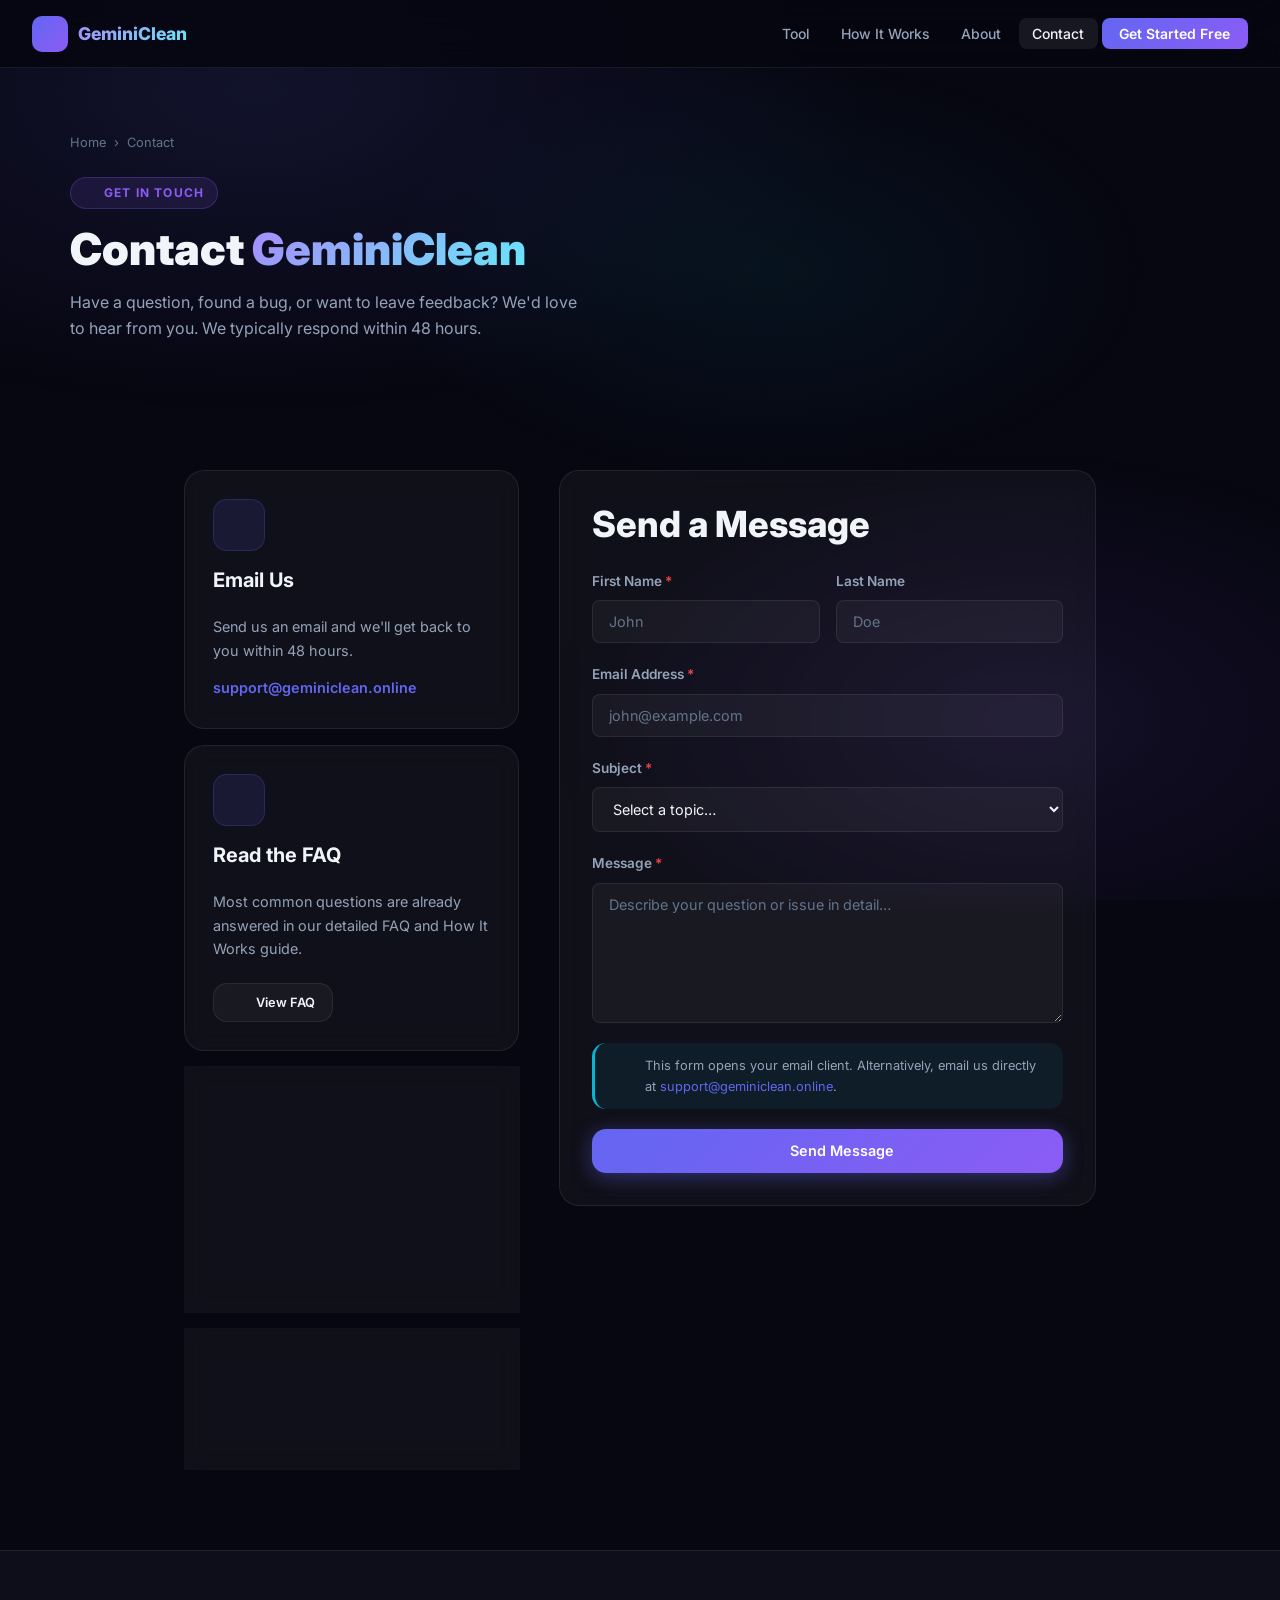
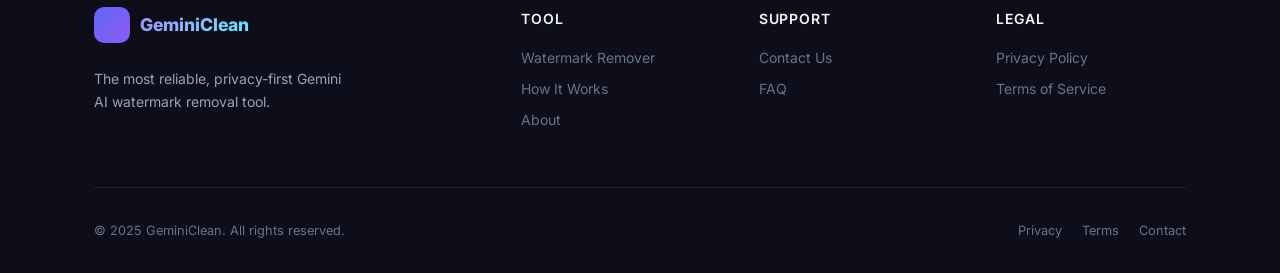
<file: contact.html>
<!DOCTYPE html>
<html lang="en">
<head>
  <meta charset="UTF-8" />
  <meta name="viewport" content="width=device-width, initial-scale=1.0" />
  <title>Contact GeminiClean — Get Help &amp; Send Feedback</title>
  <meta name="description" content="Contact the GeminiClean team with questions, feedback, or bug reports about our Gemini watermark removal tool. We aim to respond within 48 hours." />
  <link rel="canonical" href="https://geminiclean.online/contact.html" />
    <!-- Google Search Console Verification -->
  <meta name="google-site-verification" content="skg64Y8qE4pcV4p6uKr9o5cLgfSqh2nr4iu_rJMawSk" />
  <!-- Google Analytics (GA4) -->
  <script async src="https://www.googletagmanager.com/gtag/js?id=G-3QYXPDR2HK"></script>
  <script>window.dataLayer=window.dataLayer||[];function gtag(){dataLayer.push(arguments);}gtag('js',new Date());gtag('config','G-3QYXPDR2HK');</script><link rel="stylesheet" href="css/style.css" />
  <link rel="icon" href="images/favicon.ico" />
  <script src="https://cdn.lordicon.com/lordicon.js"></script>
</head>
<body>
<div class="bg-mesh"></div>

<nav class="navbar" role="navigation" aria-label="Main navigation">
  <a href="index.html" class="nav-logo">
    <div class="nav-logo-icon"><lord-icon src="https://cdn.lordicon.com/dxjqoygy.json" trigger="loop" delay="2000" colors="primary:#ffffff" style="width:22px;height:22px"></lord-icon></div>
    <span>GeminiClean</span>
  </a>
  <ul class="nav-links" id="navLinks">
    <li><a href="index.html">Tool</a></li>
    <li><a href="how-it-works.html">How It Works</a></li>
    <li><a href="about.html">About</a></li>
    <li><a href="contact.html" class="active">Contact</a></li>
    <li><a href="index.html" class="nav-cta">Get Started Free</a></li>
  </ul>
  <button class="nav-hamburger" id="navHamburger" aria-label="Toggle menu"><span></span><span></span><span></span></button>
</nav>

<div class="container"></div>

<main class="page-wrap" id="mainContent">

  <!-- PAGE HERO -->
  <section class="page-hero container" aria-labelledby="contactTitle">
    <div class="breadcrumb"><a href="index.html">Home</a><span class="breadcrumb-sep">›</span><span>Contact</span></div>
    <span class="section-label">
      <lord-icon src="https://cdn.lordicon.com/diihvcfp.json" trigger="loop" delay="2000" colors="primary:#a78bfa" style="width:14px;height:14px"></lord-icon>
      Get In Touch
    </span>
    <h1 id="contactTitle">Contact <span class="gradient-text">GeminiClean</span></h1>
    <p style="max-width:520px;margin-top:0.75rem;">Have a question, found a bug, or want to leave feedback? We'd love to hear from you. We typically respond within 48 hours.</p>
  </section>

  <!-- CONTACT SECTION -->
  <section class="section" aria-labelledby="contactFormHeading">
    <div class="container" style="max-width:960px;">
      <div style="display:grid;grid-template-columns:1fr 1.6fr;gap:2.5rem;align-items:start;" class="contact-split">

        <!-- Info Cards -->
        <div style="display:flex;flex-direction:column;gap:1rem;">
          <div class="glass-card feature-card">
            <div class="feature-icon-wrap"><lord-icon src="https://cdn.lordicon.com/diihvcfp.json" trigger="hover" colors="primary:#6366f1" style="width:28px;height:28px"></lord-icon></div>
            <h3>Email Us</h3>
            <p>Send us an email and we'll get back to you within 48 hours.</p>
            <a href="mailto:support@geminiclean.online" style="color:var(--indigo);font-weight:600;font-size:0.9rem;">support@geminiclean.online</a>
          </div>

          <div class="glass-card feature-card">
            <div class="feature-icon-wrap"><lord-icon src="https://cdn.lordicon.com/msoeawqm.json" trigger="hover" colors="primary:#8b5cf6" style="width:28px;height:28px"></lord-icon></div>
            <h3>Read the FAQ</h3>
            <p>Most common questions are already answered in our detailed FAQ and How It Works guide.</p>
            <a href="how-it-works.html#faq" class="btn btn-secondary btn-sm" style="margin-top:0.5rem;align-self:flex-start;" id="contactFaqBtn">
              <lord-icon src="https://cdn.lordicon.com/hwjcdmbl.json" trigger="hover" colors="primary:#a78bfa" style="width:16px;height:16px"></lord-icon>
              View FAQ
            </a>
          </div>

          <div class="glass-card feature-card">
            <div class="feature-icon-wrap"><lord-icon src="https://cdn.lordicon.com/vyukcgvf.json" trigger="hover" colors="primary:#f59e0b" style="width:28px;height:28px"></lord-icon></div>
            <h3>Report a Bug</h3>
            <p>If the tool failed on your image, please include the image dimensions, browser name, and a description of the issue.</p>
          </div>

          <div class="glass-card" style="padding:1.25rem;">
            <div style="display:flex;align-items:center;gap:0.75rem;margin-bottom:0.75rem;">
              <lord-icon src="https://cdn.lordicon.com/oqdmuxru.json" trigger="in" colors="primary:#22c55e" style="width:24px;height:24px;flex-shrink:0"></lord-icon>
              <strong style="font-size:0.875rem;">Response Time</strong>
            </div>
            <p style="font-size:0.8rem;color:var(--text-muted);">We aim to respond to all inquiries within <strong style="color:var(--text-secondary);">48 business hours</strong>. For urgent issues, please include "URGENT" in the subject.</p>
          </div>
        </div>

        <!-- Contact Form -->
        <div class="glass-card" style="padding:2rem;">
          <h2 id="contactFormHeading" style="margin-bottom:1.5rem;">Send a Message</h2>
          <form id="contactForm" action="mailto:support@geminiclean.online" method="get" enctype="text/plain" novalidate>
            <div style="display:flex;flex-direction:column;gap:1.25rem;">

              <div style="display:grid;grid-template-columns:1fr 1fr;gap:1rem;" class="name-grid">
                <div class="form-group">
                  <label class="form-label" for="contactFirstName">First Name <span style="color:#ef4444;">*</span></label>
                  <input class="form-input" type="text" id="contactFirstName" name="firstName" placeholder="John" required autocomplete="given-name" />
                </div>
                <div class="form-group">
                  <label class="form-label" for="contactLastName">Last Name</label>
                  <input class="form-input" type="text" id="contactLastName" name="lastName" placeholder="Doe" autocomplete="family-name" />
                </div>
              </div>

              <div class="form-group">
                <label class="form-label" for="contactEmail">Email Address <span style="color:#ef4444;">*</span></label>
                <input class="form-input" type="email" id="contactEmail" name="email" placeholder="john@example.com" required autocomplete="email" />
              </div>

              <div class="form-group">
                <label class="form-label" for="contactSubject">Subject <span style="color:#ef4444;">*</span></label>
                <select class="form-input form-select" id="contactSubject" name="subject" required>
                  <option value="" disabled selected>Select a topic…</option>
                  <option value="general">General Question</option>
                  <option value="bug">Bug Report</option>
                  <option value="feedback">Feedback / Suggestion</option>
                  <option value="legal">Legal Inquiry</option>
                  <option value="other">Other</option>
                </select>
              </div>

              <div class="form-group">
                <label class="form-label" for="contactMessage">Message <span style="color:#ef4444;">*</span></label>
                <textarea class="form-textarea" id="contactMessage" name="body" placeholder="Describe your question or issue in detail…" required></textarea>
              </div>

              <div class="alert alert-info" style="padding:0.75rem 1rem;">
                <lord-icon src="https://cdn.lordicon.com/msoeawqm.json" trigger="in" colors="primary:#06b6d4" style="width:20px;height:20px;flex-shrink:0"></lord-icon>
                <p style="font-size:0.8rem;margin:0;">This form opens your email client. Alternatively, email us directly at <a href="mailto:support@geminiclean.online">support@geminiclean.online</a>.</p>
              </div>

              <button type="submit" class="btn btn-primary" id="contactSubmitBtn" style="width:100%;justify-content:center;">
                <lord-icon src="https://cdn.lordicon.com/diihvcfp.json" trigger="hover" colors="primary:#ffffff" style="width:20px;height:20px"></lord-icon>
                Send Message
              </button>
            </div>
          </form>
        </div>
      </div>
    </div>
  </section>

  <!-- AD SLOT -->
  <div class="container"></div>

</main>

<footer class="footer" role="contentinfo">
  <div class="container">
    <div class="footer-grid">
      <div class="footer-brand">
        <a href="index.html" class="nav-logo" style="display:inline-flex;margin-bottom:0.75rem;">
          <div class="nav-logo-icon"><lord-icon src="https://cdn.lordicon.com/dxjqoygy.json" trigger="loop" delay="2000" colors="primary:#ffffff" style="width:18px;height:18px"></lord-icon></div>
          <span>GeminiClean</span>
        </a>
        <p>The most reliable, privacy-first Gemini AI watermark removal tool.</p>
      </div>
      <div class="footer-col"><h4>Tool</h4><a href="index.html">Watermark Remover</a><a href="how-it-works.html">How It Works</a><a href="about.html">About</a></div>
      <div class="footer-col"><h4>Support</h4><a href="contact.html">Contact Us</a><a href="how-it-works.html#faq">FAQ</a></div>
      <div class="footer-col"><h4>Legal</h4><a href="privacy-policy.html">Privacy Policy</a><a href="terms.html">Terms of Service</a></div>
    </div>
    <div class="footer-bottom">
      <span>&copy; 2025 GeminiClean. All rights reserved.</span>
      <div style="display:flex;gap:1.25rem;"><a href="privacy-policy.html">Privacy</a><a href="terms.html">Terms</a><a href="contact.html">Contact</a></div>
    </div>
  </div>
</footer>
<script src="js/app.js"></script>
<style>.contact-split{grid-template-columns:1fr 1.6fr;} .name-grid{grid-template-columns:1fr 1fr;} @media(max-width:700px){.contact-split{grid-template-columns:1fr;}.name-grid{grid-template-columns:1fr;}}</style>
</body>
</html>
</file>
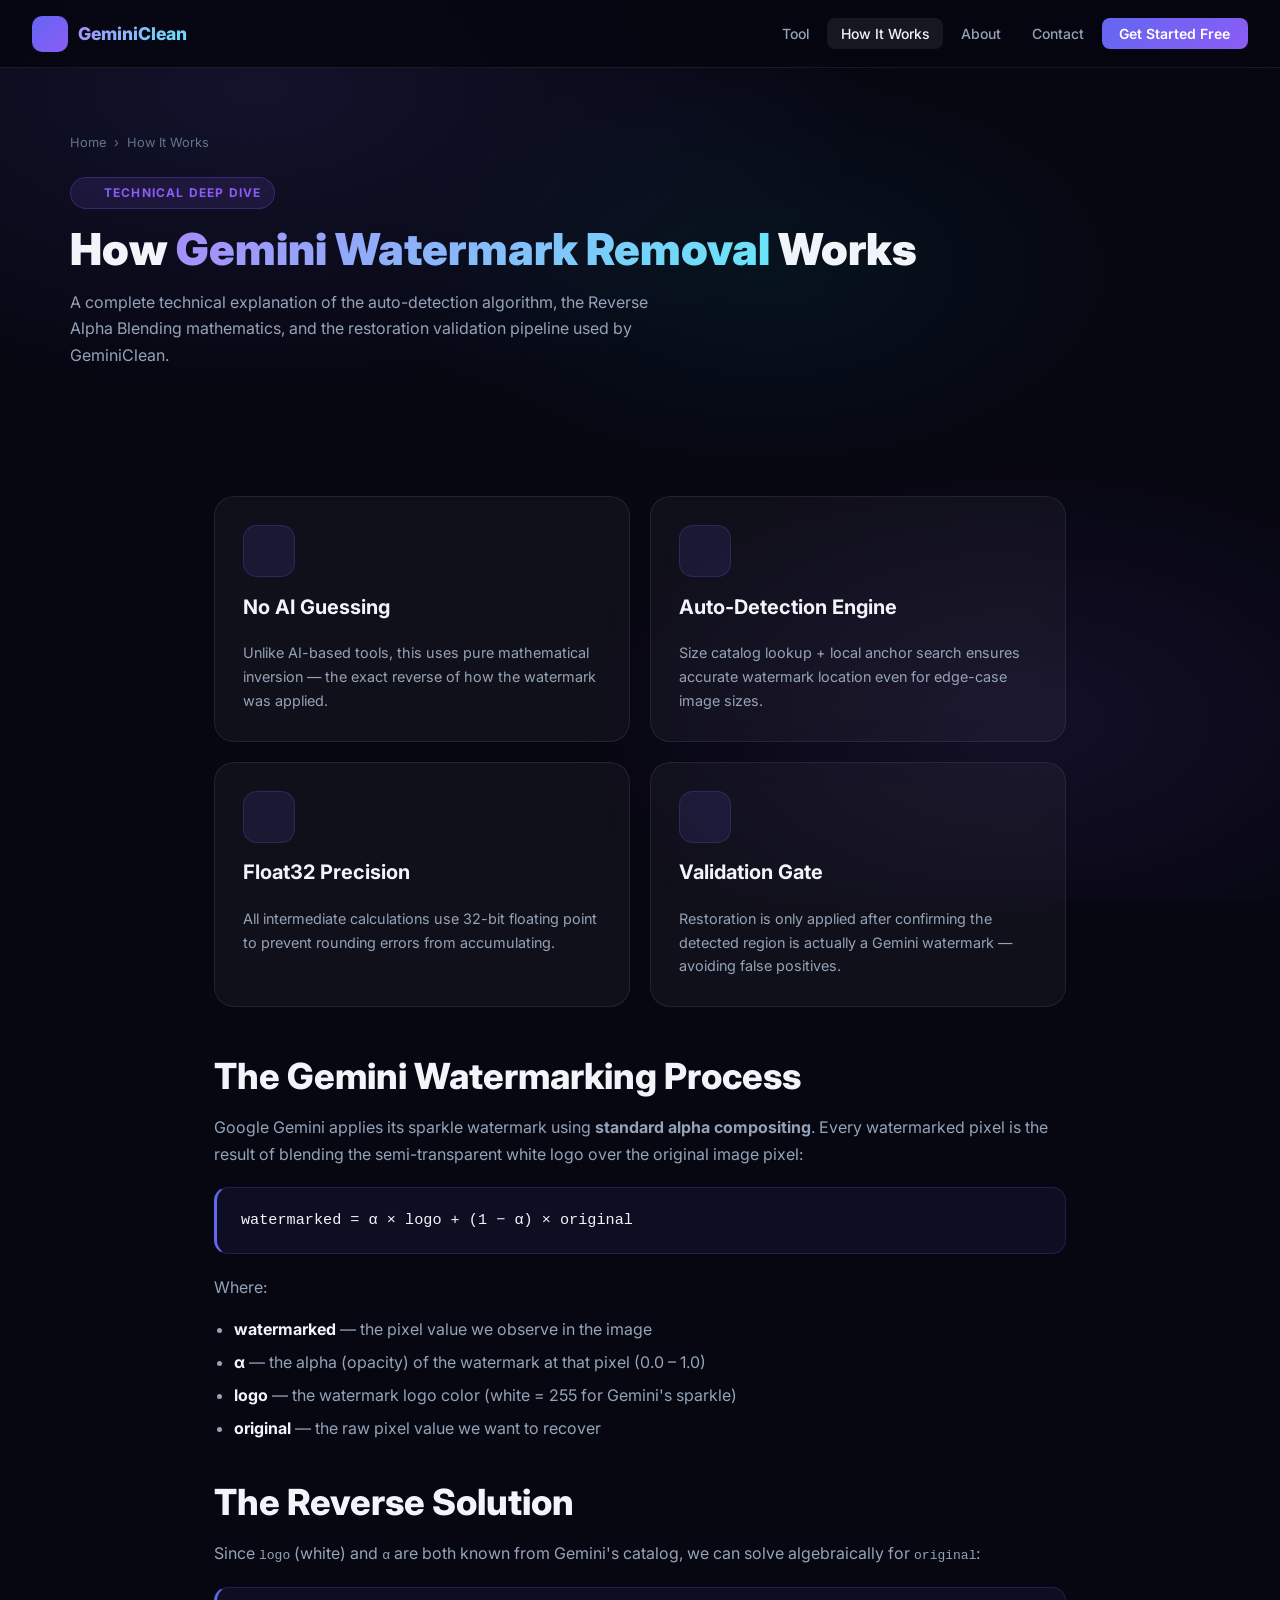
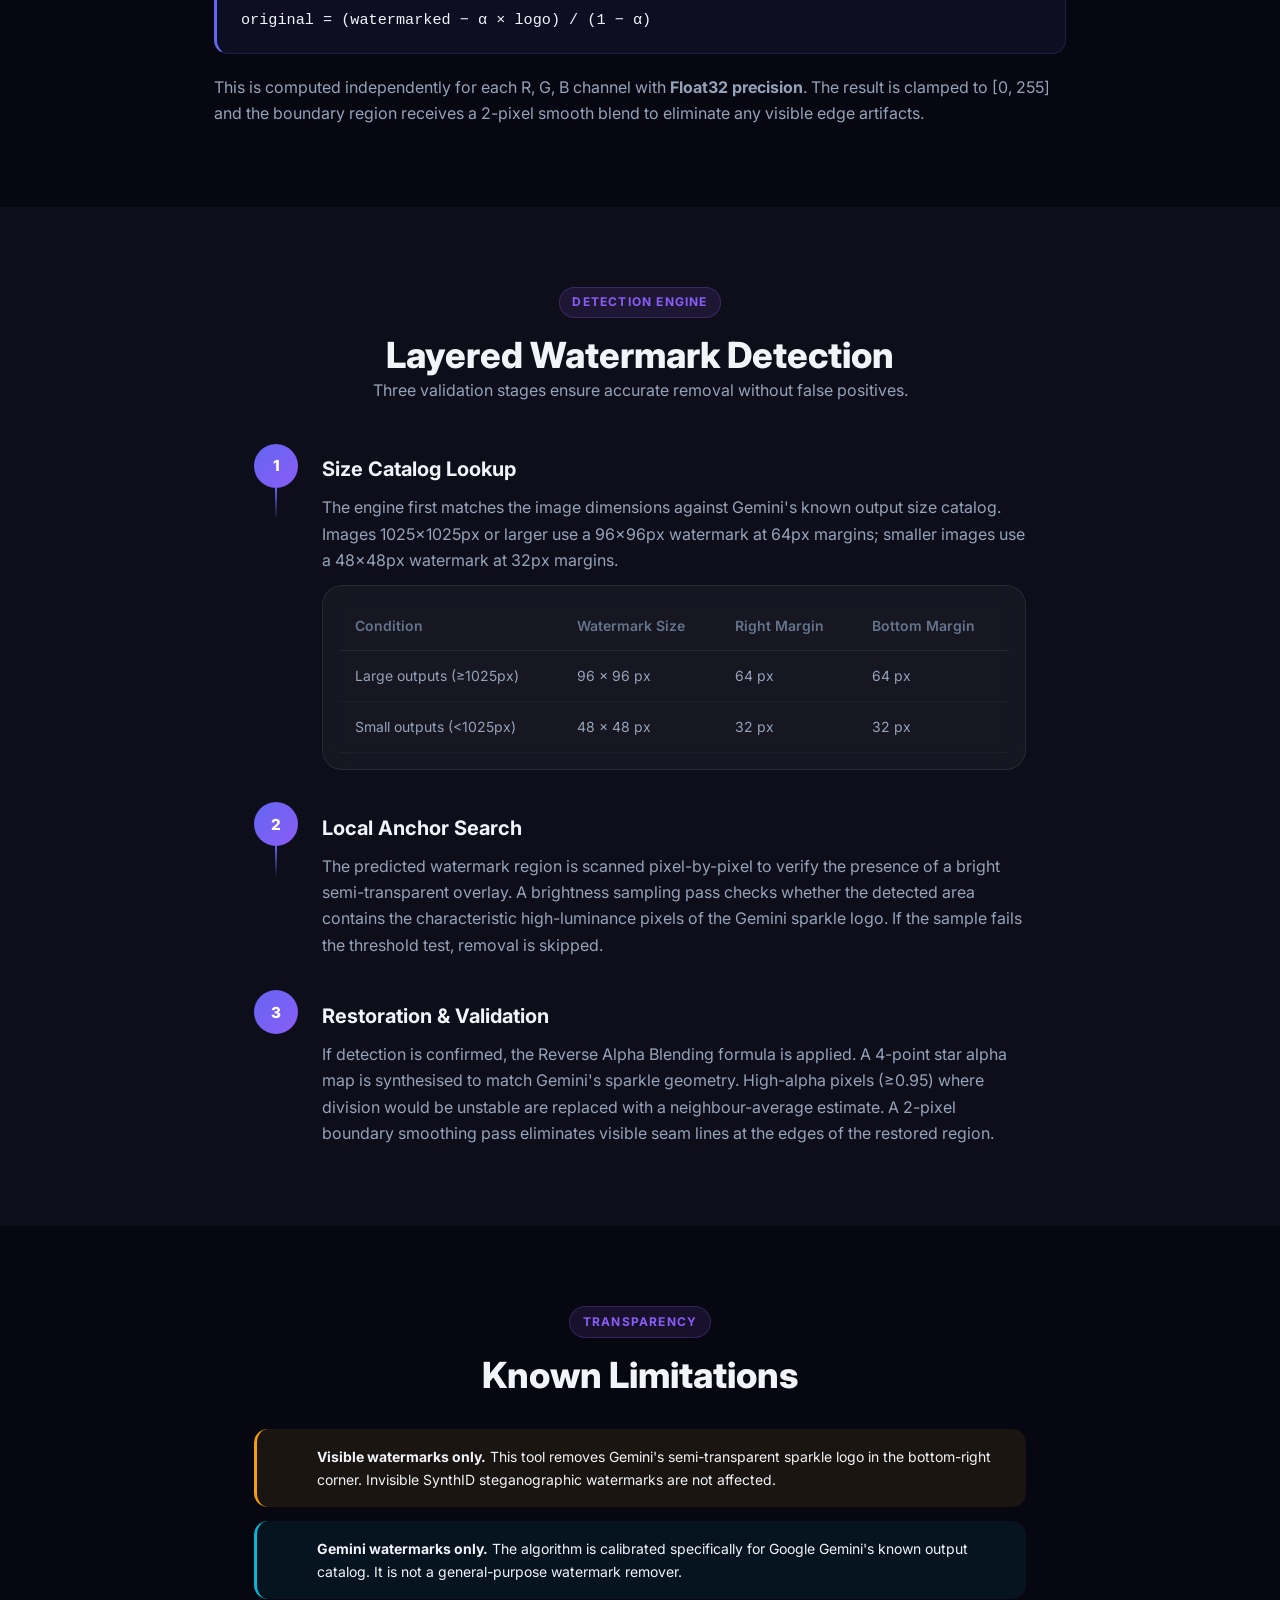
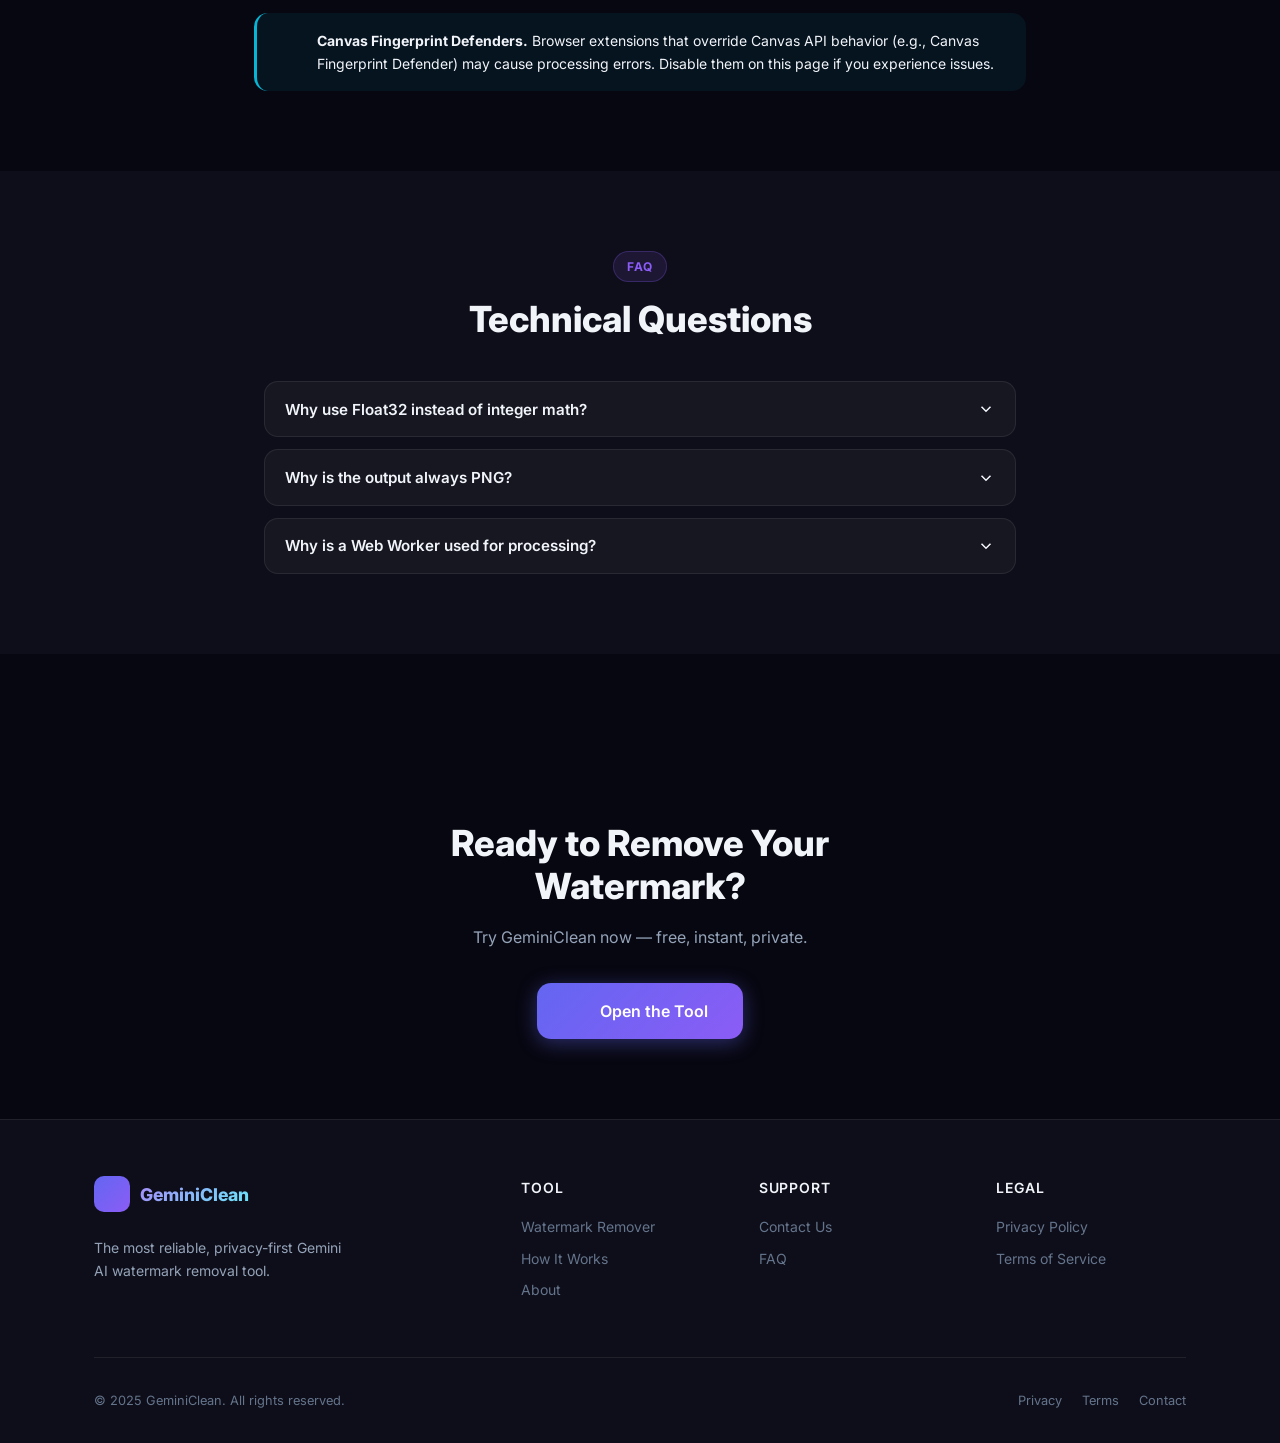
<file: how-it-works.html>
<!DOCTYPE html>
<html lang="en">
<head>
  <meta charset="UTF-8" />
  <meta name="viewport" content="width=device-width, initial-scale=1.0" />
  <title>How Gemini Watermark Removal Works — Technical Guide | GeminiClean</title>
  <meta name="description" content="Learn exactly how GeminiClean removes Google Gemini AI watermarks using mathematical Reverse Alpha Blending. Understand the detection algorithm, watermark catalog, and restoration formula." />
  <link rel="canonical" href="https://geminiclean.online/how-it-works.html" />
  <meta property="og:title" content="How Gemini Watermark Removal Works" />
  <meta property="og:description" content="Deep technical guide: Reverse Alpha Blending, auto-detection, and the math behind perfect watermark removal." />
  <meta property="og:url" content="https://geminiclean.online/how-it-works.html" />
    <!-- Google Search Console Verification -->
  <meta name="google-site-verification" content="skg64Y8qE4pcV4p6uKr9o5cLgfSqh2nr4iu_rJMawSk" />
  <!-- Google Analytics (GA4) -->
  <script async src="https://www.googletagmanager.com/gtag/js?id=G-3QYXPDR2HK"></script>
  <script>window.dataLayer=window.dataLayer||[];function gtag(){dataLayer.push(arguments);}gtag('js',new Date());gtag('config','G-3QYXPDR2HK');</script><link rel="stylesheet" href="css/style.css" />
  <link rel="icon" href="images/favicon.ico" />
  <script src="https://cdn.lordicon.com/lordicon.js"></script>
  <style>
    .math-block {
      background: rgba(99,102,241,0.08);
      border: 1px solid rgba(99,102,241,0.2);
      border-left: 3px solid var(--indigo);
      border-radius: var(--radius-md);
      padding: 1.25rem 1.5rem;
      font-family: 'Courier New', monospace;
      font-size: 0.95rem;
      color: var(--text-primary);
      margin: 1.25rem 0;
      overflow-x: auto;
    }
    .step-timeline { display: flex; flex-direction: column; gap: 0; }
    .timeline-item { display: flex; gap: 1.5rem; position: relative; padding-bottom: 2rem; }
    .timeline-item:last-child { padding-bottom: 0; }
    .timeline-dot {
      width: 44px; height: 44px; flex-shrink: 0;
      background: var(--grad-btn); border-radius: 50%;
      display: flex; align-items: center; justify-content: center;
      font-weight: 800; color: #fff; font-size: 0.95rem;
      position: relative; z-index: 1;
    }
    .timeline-item:not(:last-child) .timeline-dot::after {
      content: '';
      position: absolute; top: 100%; left: 50%; transform: translateX(-50%);
      width: 2px; height: calc(100% + 2rem - 44px);
      background: linear-gradient(to bottom, var(--indigo), transparent);
    }
    .timeline-content { padding-top: 0.6rem; flex: 1; }
    .timeline-content h3 { color: var(--text-primary); margin-bottom: 0.5rem; }
  </style>
</head>
<body>
<div class="bg-mesh"></div>

<!-- NAVBAR -->
<nav class="navbar" role="navigation" aria-label="Main navigation">
  <a href="index.html" class="nav-logo">
    <div class="nav-logo-icon">
      <lord-icon src="https://cdn.lordicon.com/dxjqoygy.json" trigger="loop" delay="2000" colors="primary:#ffffff" style="width:22px;height:22px"></lord-icon>
    </div>
    <span>GeminiClean</span>
  </a>
  <ul class="nav-links" id="navLinks">
    <li><a href="index.html">Tool</a></li>
    <li><a href="how-it-works.html" class="active">How It Works</a></li>
    <li><a href="about.html">About</a></li>
    <li><a href="contact.html">Contact</a></li>
    <li><a href="index.html" class="nav-cta">Get Started Free</a></li>
  </ul>
  <button class="nav-hamburger" id="navHamburger" aria-label="Toggle menu"><span></span><span></span><span></span></button>
</nav>

<!-- AD LEADERBOARD -->
<div class="container">
  </div>

<main class="page-wrap" id="mainContent">

  <!-- PAGE HERO -->
  <section class="page-hero container" aria-labelledby="pageTitle">
    <div class="breadcrumb">
      <a href="index.html">Home</a>
      <span class="breadcrumb-sep">›</span>
      <span>How It Works</span>
    </div>
    <span class="section-label">
      <lord-icon src="https://cdn.lordicon.com/hwjcdmbl.json" trigger="loop" delay="2000" colors="primary:#a78bfa" style="width:14px;height:14px"></lord-icon>
      Technical Deep Dive
    </span>
    <h1 id="pageTitle">How <span class="gradient-text">Gemini Watermark Removal</span> Works</h1>
    <p style="max-width:600px;margin-top:0.75rem;">A complete technical explanation of the auto-detection algorithm, the Reverse Alpha Blending mathematics, and the restoration validation pipeline used by GeminiClean.</p>
  </section>

  <!-- OVERVIEW -->
  <section class="section" aria-labelledby="overviewHeading">
    <div class="container" style="max-width:900px;">
      <div style="display:grid;grid-template-columns:1fr 1fr;gap:1.25rem;margin-bottom:3rem;" class="feature-grid">
        <div class="glass-card feature-card">
          <div class="feature-icon-wrap">
            <lord-icon src="https://cdn.lordicon.com/ndydpcaq.json" trigger="hover" colors="primary:#6366f1" style="width:28px;height:28px"></lord-icon>
          </div>
          <h3>No AI Guessing</h3>
          <p>Unlike AI-based tools, this uses pure mathematical inversion — the exact reverse of how the watermark was applied.</p>
        </div>
        <div class="glass-card feature-card">
          <div class="feature-icon-wrap">
            <lord-icon src="https://cdn.lordicon.com/hwjcdmbl.json" trigger="hover" colors="primary:#8b5cf6" style="width:28px;height:28px"></lord-icon>
          </div>
          <h3>Auto-Detection Engine</h3>
          <p>Size catalog lookup + local anchor search ensures accurate watermark location even for edge-case image sizes.</p>
        </div>
        <div class="glass-card feature-card">
          <div class="feature-icon-wrap">
            <lord-icon src="https://cdn.lordicon.com/dxjqoygy.json" trigger="hover" colors="primary:#06b6d4" style="width:28px;height:28px"></lord-icon>
          </div>
          <h3>Float32 Precision</h3>
          <p>All intermediate calculations use 32-bit floating point to prevent rounding errors from accumulating.</p>
        </div>
        <div class="glass-card feature-card">
          <div class="feature-icon-wrap">
            <lord-icon src="https://cdn.lordicon.com/oqdmuxru.json" trigger="hover" colors="primary:#22c55e" style="width:28px;height:28px"></lord-icon>
          </div>
          <h3>Validation Gate</h3>
          <p>Restoration is only applied after confirming the detected region is actually a Gemini watermark — avoiding false positives.</p>
        </div>
      </div>

      <!-- THE MATH -->
      <h2 id="overviewHeading" style="margin-bottom:1rem;">The Gemini Watermarking Process</h2>
      <p>Google Gemini applies its sparkle watermark using <strong>standard alpha compositing</strong>. Every watermarked pixel is the result of blending the semi-transparent white logo over the original image pixel:</p>

      <div class="math-block">
        watermarked = α × logo + (1 − α) × original
      </div>

      <p>Where:</p>
      <ul style="padding-left:1.25rem;list-style:disc;color:var(--text-secondary);display:flex;flex-direction:column;gap:0.4rem;margin:1rem 0;">
        <li><strong style="color:var(--text-primary);">watermarked</strong> — the pixel value we observe in the image</li>
        <li><strong style="color:var(--text-primary);">α</strong> — the alpha (opacity) of the watermark at that pixel (0.0 – 1.0)</li>
        <li><strong style="color:var(--text-primary);">logo</strong> — the watermark logo color (white = 255 for Gemini's sparkle)</li>
        <li><strong style="color:var(--text-primary);">original</strong> — the raw pixel value we want to recover</li>
      </ul>

      <h2 style="margin:2.5rem 0 1rem;">The Reverse Solution</h2>
      <p>Since <code>logo</code> (white) and <code>α</code> are both known from Gemini's catalog, we can solve algebraically for <code>original</code>:</p>

      <div class="math-block">
        original = (watermarked − α × logo) / (1 − α)
      </div>

      <p>This is computed independently for each R, G, B channel with <strong>Float32 precision</strong>. The result is clamped to [0, 255] and the boundary region receives a 2-pixel smooth blend to eliminate any visible edge artifacts.</p>
    </div>
  </section>

  <!-- DETECTION PIPELINE -->
  <section class="section" style="background:var(--bg-secondary);" aria-labelledby="detectionHeading">
    <div class="container" style="max-width:820px;">
      <div style="text-align:center;margin-bottom:2.5rem;">
        <span class="section-label">Detection Engine</span>
        <h2 id="detectionHeading">Layered Watermark Detection</h2>
        <p>Three validation stages ensure accurate removal without false positives.</p>
      </div>

      <div class="step-timeline">
        <div class="timeline-item">
          <div class="timeline-dot">1</div>
          <div class="timeline-content">
            <h3>Size Catalog Lookup</h3>
            <p>The engine first matches the image dimensions against Gemini's known output size catalog. Images 1025×1025px or larger use a 96×96px watermark at 64px margins; smaller images use a 48×48px watermark at 32px margins.</p>
            <div class="glass-card" style="padding:1rem;margin-top:0.75rem;overflow-x:auto;">
              <table class="data-table">
                <thead><tr><th>Condition</th><th>Watermark Size</th><th>Right Margin</th><th>Bottom Margin</th></tr></thead>
                <tbody>
                  <tr><td>Large outputs (≥1025px)</td><td>96 × 96 px</td><td>64 px</td><td>64 px</td></tr>
                  <tr><td>Small outputs (&lt;1025px)</td><td>48 × 48 px</td><td>32 px</td><td>32 px</td></tr>
                </tbody>
              </table>
            </div>
          </div>
        </div>

        <div class="timeline-item">
          <div class="timeline-dot">2</div>
          <div class="timeline-content">
            <h3>Local Anchor Search</h3>
            <p>The predicted watermark region is scanned pixel-by-pixel to verify the presence of a bright semi-transparent overlay. A brightness sampling pass checks whether the detected area contains the characteristic high-luminance pixels of the Gemini sparkle logo. If the sample fails the threshold test, removal is skipped.</p>
          </div>
        </div>

        <div class="timeline-item">
          <div class="timeline-dot">3</div>
          <div class="timeline-content">
            <h3>Restoration &amp; Validation</h3>
            <p>If detection is confirmed, the Reverse Alpha Blending formula is applied. A 4-point star alpha map is synthesised to match Gemini's sparkle geometry. High-alpha pixels (≥0.95) where division would be unstable are replaced with a neighbour-average estimate. A 2-pixel boundary smoothing pass eliminates visible seam lines at the edges of the restored region.</p>
          </div>
        </div>
      </div>
    </div>
  </section>

  <!-- AD MID PAGE -->
  <div class="container">
    </div>

  <!-- LIMITATIONS -->
  <section class="section" aria-labelledby="limitationsHeading">
    <div class="container" style="max-width:820px;">
      <div style="text-align:center;margin-bottom:2rem;">
        <span class="section-label">Transparency</span>
        <h2 id="limitationsHeading">Known Limitations</h2>
      </div>
      <div style="display:flex;flex-direction:column;gap:0.85rem;">
        <div class="alert alert-warning">
          <lord-icon src="https://cdn.lordicon.com/vyukcgvf.json" trigger="in" colors="primary:#f59e0b" style="width:26px;height:26px;flex-shrink:0"></lord-icon>
          <div><strong>Visible watermarks only.</strong> This tool removes Gemini's semi-transparent sparkle logo in the bottom-right corner. Invisible SynthID steganographic watermarks are not affected.</div>
        </div>
        <div class="alert alert-info">
          <lord-icon src="https://cdn.lordicon.com/msoeawqm.json" trigger="in" colors="primary:#06b6d4" style="width:26px;height:26px;flex-shrink:0"></lord-icon>
          <div><strong>Gemini watermarks only.</strong> The algorithm is calibrated specifically for Google Gemini's known output catalog. It is not a general-purpose watermark remover.</div>
        </div>
        <div class="alert alert-info">
          <lord-icon src="https://cdn.lordicon.com/msoeawqm.json" trigger="in" delay="200" colors="primary:#06b6d4" style="width:26px;height:26px;flex-shrink:0"></lord-icon>
          <div><strong>Canvas Fingerprint Defenders.</strong> Browser extensions that override Canvas API behavior (e.g., Canvas Fingerprint Defender) may cause processing errors. Disable them on this page if you experience issues.</div>
        </div>
      </div>
    </div>
  </section>

  <!-- FAQ -->
  <section class="section" id="faq" style="background:var(--bg-secondary);" aria-labelledby="faqTechHeading">
    <div class="container" style="max-width:800px;">
      <div style="text-align:center;margin-bottom:2.5rem;">
        <span class="section-label">FAQ</span>
        <h2 id="faqTechHeading">Technical Questions</h2>
      </div>
      <div class="faq-list">
        <div class="faq-item">
          <button class="faq-question" aria-expanded="false">Why use Float32 instead of integer math?<svg class="faq-chevron" width="18" height="18" viewBox="0 0 24 24" fill="none" stroke="currentColor" stroke-width="2"><polyline points="6 9 12 15 18 9"/></svg></button>
          <div class="faq-answer"><p>Standard image pixel values are 8-bit integers (0–255). When performing division during reverse blending, rounding at every step accumulates errors. Using Float32 for intermediary calculations preserves sub-pixel precision throughout the entire pipeline, with final clamping only at the output stage.</p></div>
        </div>
        <div class="faq-item">
          <button class="faq-question" aria-expanded="false">Why is the output always PNG?<svg class="faq-chevron" width="18" height="18" viewBox="0 0 24 24" fill="none" stroke="currentColor" stroke-width="2"><polyline points="6 9 12 15 18 9"/></svg></button>
          <div class="faq-answer"><p>JPEG compression is lossy and would introduce new artifacts in the very pixels we just mathematically restored. PNG is lossless, ensuring the precise pixel values calculated by the Reverse Alpha Blending formula are preserved exactly in the output file.</p></div>
        </div>
        <div class="faq-item">
          <button class="faq-question" aria-expanded="false">Why is a Web Worker used for processing?<svg class="faq-chevron" width="18" height="18" viewBox="0 0 24 24" fill="none" stroke="currentColor" stroke-width="2"><polyline points="6 9 12 15 18 9"/></svg></button>
          <div class="faq-answer"><p>Image processing on large files (e.g., 4K resolution) involves millions of pixel calculations. Running this on the main JavaScript thread would freeze the browser UI. A Web Worker runs the computation on a background thread, keeping the interface responsive throughout processing.</p></div>
        </div>
      </div>
    </div>
  </section>

  <!-- CTA -->
  <section class="section" aria-labelledby="ctaHeading">
    <div class="container" style="text-align:center;max-width:600px;">
      <lord-icon src="https://cdn.lordicon.com/dxjqoygy.json" trigger="loop" delay="1500" colors="primary:#a78bfa" style="width:64px;height:64px;margin:0 auto 1.5rem;"></lord-icon>
      <h2 id="ctaHeading">Ready to Remove Your Watermark?</h2>
      <p style="margin:1rem 0 2rem;">Try GeminiClean now — free, instant, private.</p>
      <a href="index.html#tool" class="btn btn-primary btn-lg" id="ctaToolBtn">
        <lord-icon src="https://cdn.lordicon.com/wloilxuq.json" trigger="hover" colors="primary:#ffffff" style="width:20px;height:20px"></lord-icon>
        Open the Tool
      </a>
    </div>
  </section>

</main>

<footer class="footer" role="contentinfo">
  <div class="container">
    <div class="footer-grid">
      <div class="footer-brand">
        <a href="index.html" class="nav-logo" style="display:inline-flex;margin-bottom:0.75rem;">
          <div class="nav-logo-icon"><lord-icon src="https://cdn.lordicon.com/dxjqoygy.json" trigger="loop" delay="2000" colors="primary:#ffffff" style="width:18px;height:18px"></lord-icon></div>
          <span>GeminiClean</span>
        </a>
        <p>The most reliable, privacy-first Gemini AI watermark removal tool.</p>
      </div>
      <div class="footer-col"><h4>Tool</h4><a href="index.html">Watermark Remover</a><a href="how-it-works.html">How It Works</a><a href="about.html">About</a></div>
      <div class="footer-col"><h4>Support</h4><a href="contact.html">Contact Us</a><a href="how-it-works.html#faq">FAQ</a></div>
      <div class="footer-col"><h4>Legal</h4><a href="privacy-policy.html">Privacy Policy</a><a href="terms.html">Terms of Service</a></div>
    </div>
    <div class="footer-bottom">
      <span>&copy; 2025 GeminiClean. All rights reserved.</span>
      <div style="display:flex;gap:1.25rem;"><a href="privacy-policy.html">Privacy</a><a href="terms.html">Terms</a><a href="contact.html">Contact</a></div>
    </div>
  </div>
</footer>

<script src="js/app.js"></script>
</body>
</html>
</file>
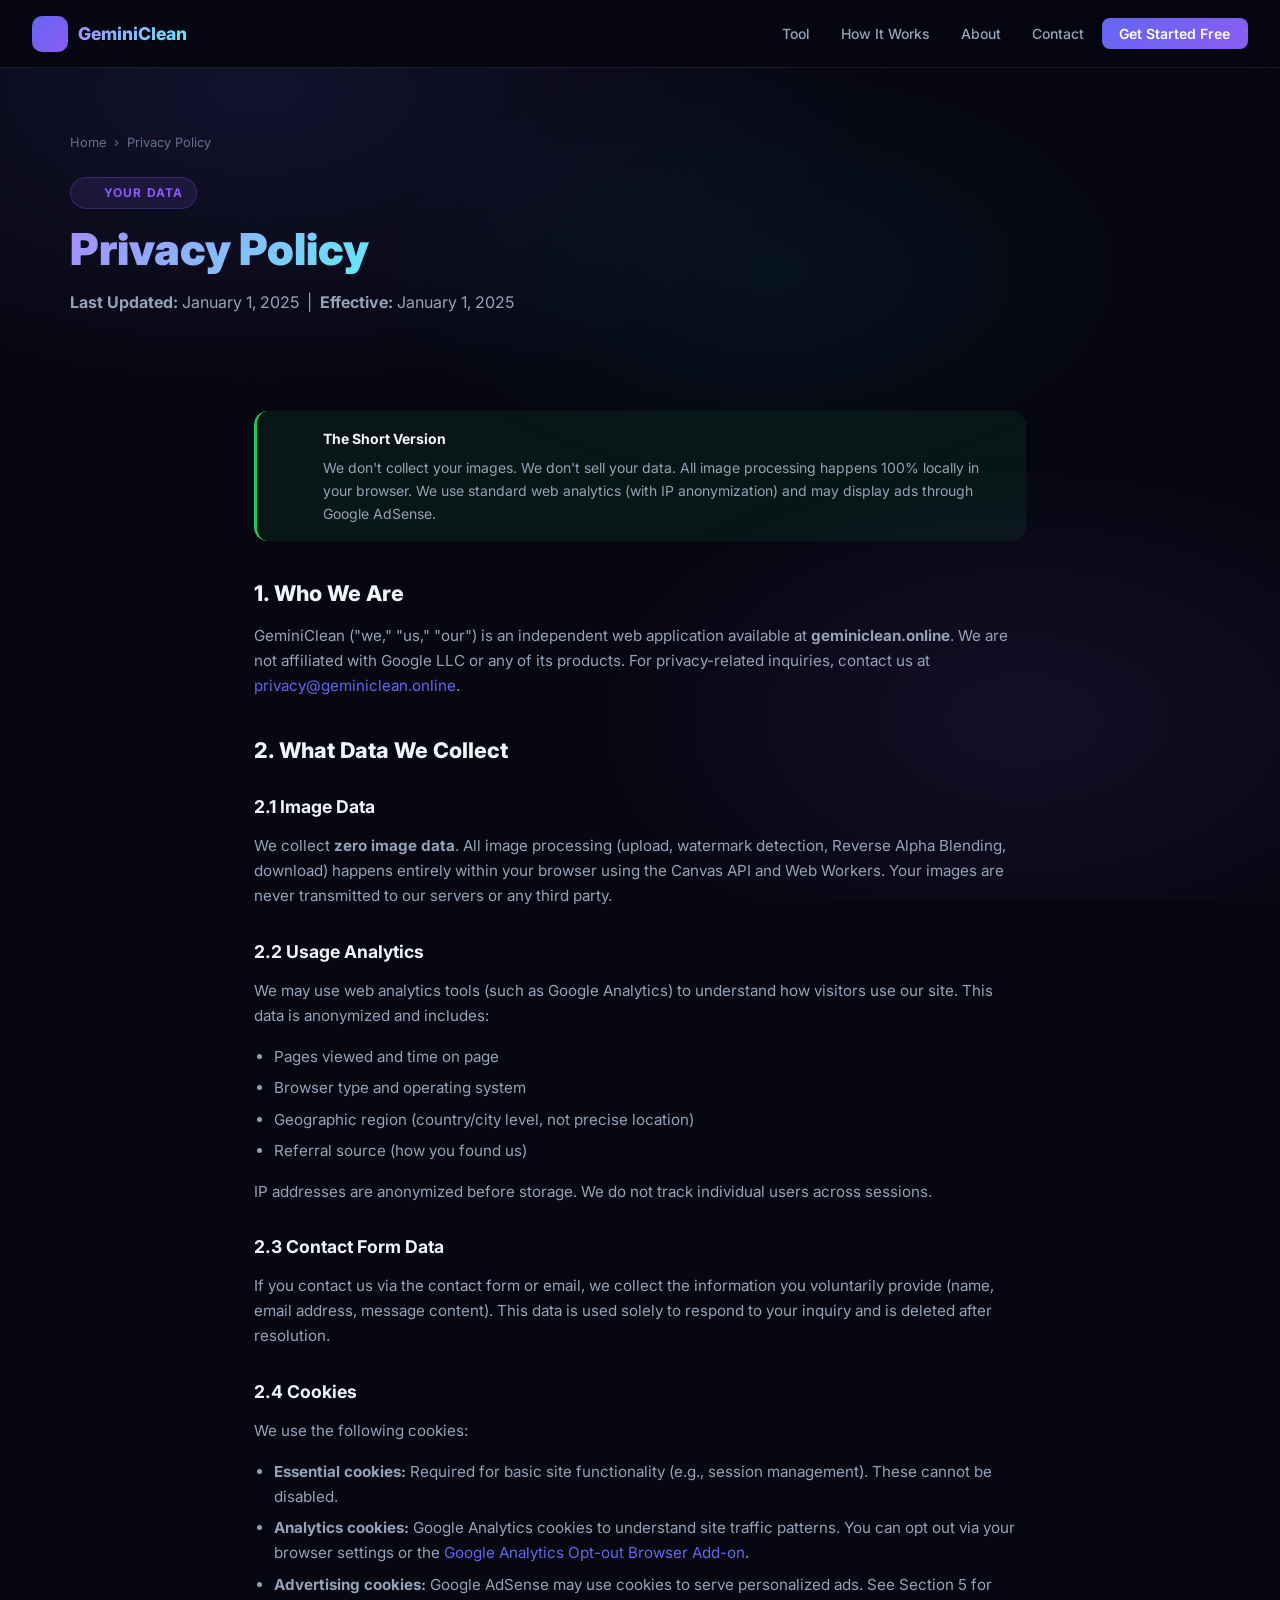
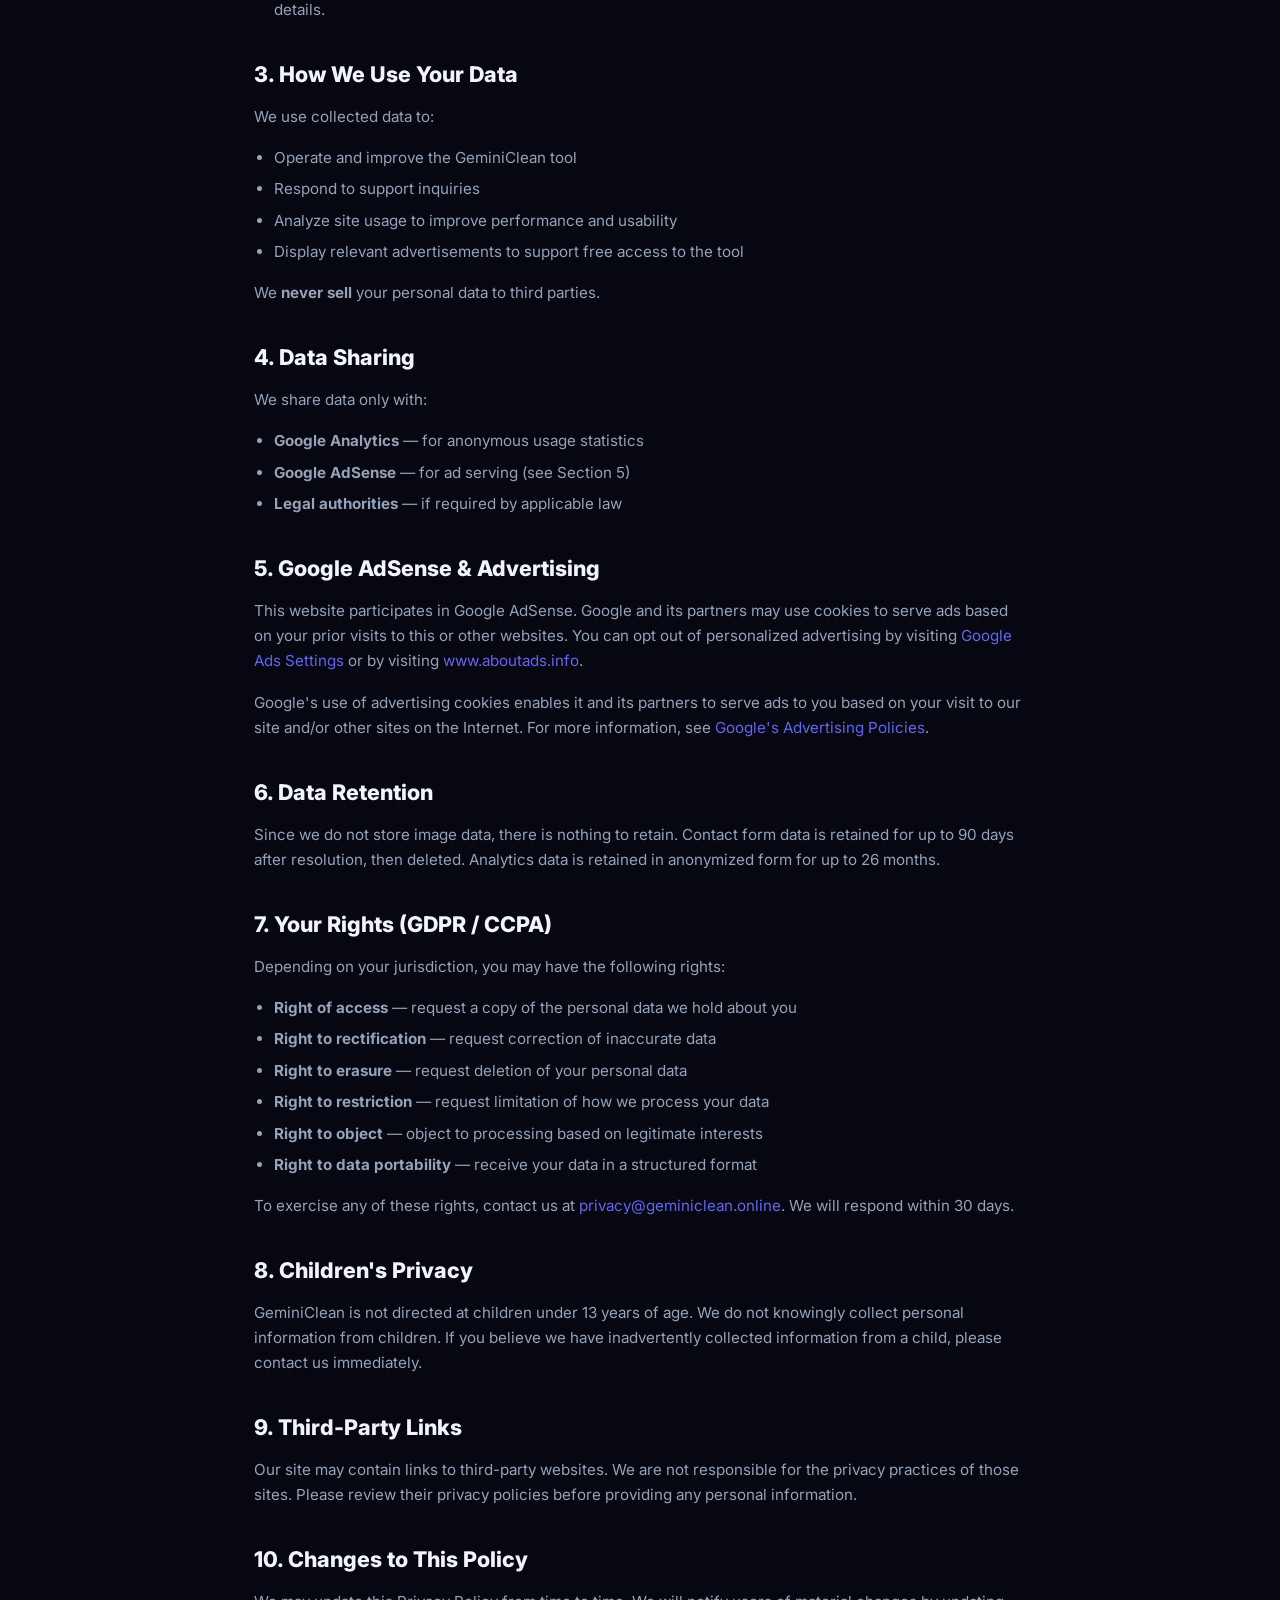
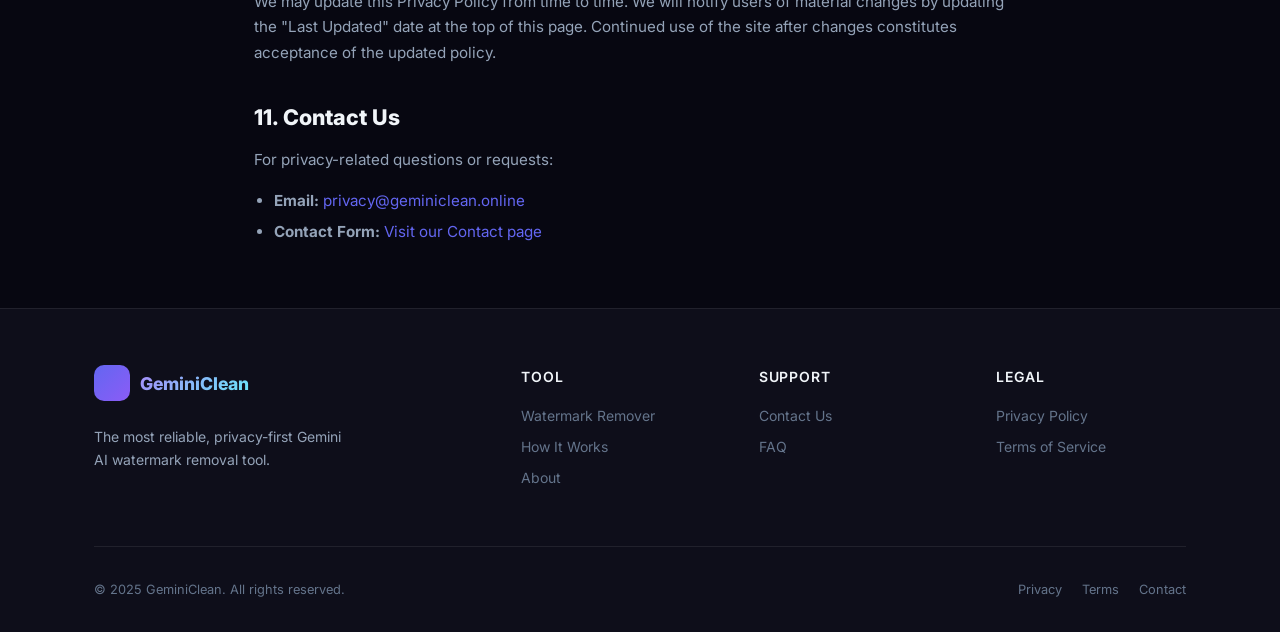
<file: privacy-policy.html>
<!DOCTYPE html>
<html lang="en">
<head>
  <meta charset="UTF-8" />
  <meta name="viewport" content="width=device-width, initial-scale=1.0" />
  <title>Privacy Policy — GeminiClean</title>
  <meta name="description" content="GeminiClean Privacy Policy. Learn how we handle your data — spoiler: we don't collect any image data because all processing is 100% local in your browser." />
  <link rel="canonical" href="https://geminiclean.online/privacy-policy.html" />
    <!-- Google Search Console Verification -->
  <meta name="google-site-verification" content="skg64Y8qE4pcV4p6uKr9o5cLgfSqh2nr4iu_rJMawSk" />
  <!-- Google Analytics (GA4) -->
  <script async src="https://www.googletagmanager.com/gtag/js?id=G-3QYXPDR2HK"></script>
  <script>window.dataLayer=window.dataLayer||[];function gtag(){dataLayer.push(arguments);}gtag('js',new Date());gtag('config','G-3QYXPDR2HK');</script><link rel="stylesheet" href="css/style.css" />
  <link rel="icon" href="images/favicon.ico" />
  <script src="https://cdn.lordicon.com/lordicon.js"></script>
</head>
<body>
<div class="bg-mesh"></div>

<nav class="navbar" role="navigation" aria-label="Main navigation">
  <a href="index.html" class="nav-logo">
    <div class="nav-logo-icon"><lord-icon src="https://cdn.lordicon.com/dxjqoygy.json" trigger="loop" delay="2000" colors="primary:#ffffff" style="width:22px;height:22px"></lord-icon></div>
    <span>GeminiClean</span>
  </a>
  <ul class="nav-links" id="navLinks">
    <li><a href="index.html">Tool</a></li>
    <li><a href="how-it-works.html">How It Works</a></li>
    <li><a href="about.html">About</a></li>
    <li><a href="contact.html">Contact</a></li>
    <li><a href="index.html" class="nav-cta">Get Started Free</a></li>
  </ul>
  <button class="nav-hamburger" id="navHamburger" aria-label="Toggle menu"><span></span><span></span><span></span></button>
</nav>

<main class="page-wrap" id="mainContent">
  <section class="page-hero container" aria-labelledby="privacyTitle">
    <div class="breadcrumb"><a href="index.html">Home</a><span class="breadcrumb-sep">›</span><span>Privacy Policy</span></div>
    <span class="section-label">
      <lord-icon src="https://cdn.lordicon.com/ndydpcaq.json" trigger="loop" delay="2000" colors="primary:#a78bfa" style="width:14px;height:14px"></lord-icon>
      Your Data
    </span>
    <h1 id="privacyTitle"><span class="gradient-text">Privacy Policy</span></h1>
    <p style="margin-top:0.75rem;"><strong>Last Updated:</strong> January 1, 2025 &nbsp;|&nbsp; <strong>Effective:</strong> January 1, 2025</p>
  </section>

  <section class="section-sm" aria-labelledby="privacySummaryHeading">
    <div class="container" style="max-width:820px;">

      <!-- TL;DR Box -->
      <div class="alert alert-success" style="margin-bottom:2.5rem;">
        <lord-icon src="https://cdn.lordicon.com/ndydpcaq.json" trigger="in" colors="primary:#22c55e" style="width:32px;height:32px;flex-shrink:0"></lord-icon>
        <div>
          <strong id="privacySummaryHeading">The Short Version</strong>
          <p style="margin-top:0.35rem;">We don't collect your images. We don't sell your data. All image processing happens 100% locally in your browser. We use standard web analytics (with IP anonymization) and may display ads through Google AdSense.</p>
        </div>
      </div>

      <article class="prose" aria-label="Privacy Policy full text">

        <h2>1. Who We Are</h2>
        <p>GeminiClean ("we," "us," "our") is an independent web application available at <strong>geminiclean.online</strong>. We are not affiliated with Google LLC or any of its products. For privacy-related inquiries, contact us at <a href="mailto:privacy@geminiclean.online">privacy@geminiclean.online</a>.</p>

        <h2>2. What Data We Collect</h2>
        <h3>2.1 Image Data</h3>
        <p>We collect <strong>zero image data</strong>. All image processing (upload, watermark detection, Reverse Alpha Blending, download) happens entirely within your browser using the Canvas API and Web Workers. Your images are never transmitted to our servers or any third party.</p>

        <h3>2.2 Usage Analytics</h3>
        <p>We may use web analytics tools (such as Google Analytics) to understand how visitors use our site. This data is anonymized and includes:</p>
        <ul>
          <li>Pages viewed and time on page</li>
          <li>Browser type and operating system</li>
          <li>Geographic region (country/city level, not precise location)</li>
          <li>Referral source (how you found us)</li>
        </ul>
        <p>IP addresses are anonymized before storage. We do not track individual users across sessions.</p>

        <h3>2.3 Contact Form Data</h3>
        <p>If you contact us via the contact form or email, we collect the information you voluntarily provide (name, email address, message content). This data is used solely to respond to your inquiry and is deleted after resolution.</p>

        <h3>2.4 Cookies</h3>
        <p>We use the following cookies:</p>
        <ul>
          <li><strong>Essential cookies:</strong> Required for basic site functionality (e.g., session management). These cannot be disabled.</li>
          <li><strong>Analytics cookies:</strong> Google Analytics cookies to understand site traffic patterns. You can opt out via your browser settings or the <a href="https://tools.google.com/dlpage/gaoptout" target="_blank" rel="noopener">Google Analytics Opt-out Browser Add-on</a>.</li>
          <li><strong>Advertising cookies:</strong> Google AdSense may use cookies to serve personalized ads. See Section 5 for details.</li>
        </ul>

        <h2>3. How We Use Your Data</h2>
        <p>We use collected data to:</p>
        <ul>
          <li>Operate and improve the GeminiClean tool</li>
          <li>Respond to support inquiries</li>
          <li>Analyze site usage to improve performance and usability</li>
          <li>Display relevant advertisements to support free access to the tool</li>
        </ul>
        <p>We <strong>never sell</strong> your personal data to third parties.</p>

        <h2>4. Data Sharing</h2>
        <p>We share data only with:</p>
        <ul>
          <li><strong>Google Analytics</strong> — for anonymous usage statistics</li>
          <li><strong>Google AdSense</strong> — for ad serving (see Section 5)</li>
          <li><strong>Legal authorities</strong> — if required by applicable law</li>
        </ul>

        <h2>5. Google AdSense &amp; Advertising</h2>
        <p>This website participates in Google AdSense. Google and its partners may use cookies to serve ads based on your prior visits to this or other websites. You can opt out of personalized advertising by visiting <a href="https://www.google.com/settings/ads" target="_blank" rel="noopener">Google Ads Settings</a> or by visiting <a href="https://www.aboutads.info" target="_blank" rel="noopener">www.aboutads.info</a>.</p>
        <p>Google's use of advertising cookies enables it and its partners to serve ads to you based on your visit to our site and/or other sites on the Internet. For more information, see <a href="https://policies.google.com/technologies/ads" target="_blank" rel="noopener">Google's Advertising Policies</a>.</p>

        <h2>6. Data Retention</h2>
        <p>Since we do not store image data, there is nothing to retain. Contact form data is retained for up to 90 days after resolution, then deleted. Analytics data is retained in anonymized form for up to 26 months.</p>

        <h2>7. Your Rights (GDPR / CCPA)</h2>
        <p>Depending on your jurisdiction, you may have the following rights:</p>
        <ul>
          <li><strong>Right of access</strong> — request a copy of the personal data we hold about you</li>
          <li><strong>Right to rectification</strong> — request correction of inaccurate data</li>
          <li><strong>Right to erasure</strong> — request deletion of your personal data</li>
          <li><strong>Right to restriction</strong> — request limitation of how we process your data</li>
          <li><strong>Right to object</strong> — object to processing based on legitimate interests</li>
          <li><strong>Right to data portability</strong> — receive your data in a structured format</li>
        </ul>
        <p>To exercise any of these rights, contact us at <a href="mailto:privacy@geminiclean.online">privacy@geminiclean.online</a>. We will respond within 30 days.</p>

        <h2>8. Children's Privacy</h2>
        <p>GeminiClean is not directed at children under 13 years of age. We do not knowingly collect personal information from children. If you believe we have inadvertently collected information from a child, please contact us immediately.</p>

        <h2>9. Third-Party Links</h2>
        <p>Our site may contain links to third-party websites. We are not responsible for the privacy practices of those sites. Please review their privacy policies before providing any personal information.</p>

        <h2>10. Changes to This Policy</h2>
        <p>We may update this Privacy Policy from time to time. We will notify users of material changes by updating the "Last Updated" date at the top of this page. Continued use of the site after changes constitutes acceptance of the updated policy.</p>

        <h2>11. Contact Us</h2>
        <p>For privacy-related questions or requests:</p>
        <ul>
          <li><strong>Email:</strong> <a href="mailto:privacy@geminiclean.online">privacy@geminiclean.online</a></li>
          <li><strong>Contact Form:</strong> <a href="contact.html">Visit our Contact page</a></li>
        </ul>

      </article>
    </div>
  </section>
</main>

<footer class="footer" role="contentinfo">
  <div class="container">
    <div class="footer-grid">
      <div class="footer-brand">
        <a href="index.html" class="nav-logo" style="display:inline-flex;margin-bottom:0.75rem;">
          <div class="nav-logo-icon"><lord-icon src="https://cdn.lordicon.com/dxjqoygy.json" trigger="loop" delay="2000" colors="primary:#ffffff" style="width:18px;height:18px"></lord-icon></div>
          <span>GeminiClean</span>
        </a>
        <p>The most reliable, privacy-first Gemini AI watermark removal tool.</p>
      </div>
      <div class="footer-col"><h4>Tool</h4><a href="index.html">Watermark Remover</a><a href="how-it-works.html">How It Works</a><a href="about.html">About</a></div>
      <div class="footer-col"><h4>Support</h4><a href="contact.html">Contact Us</a><a href="how-it-works.html#faq">FAQ</a></div>
      <div class="footer-col"><h4>Legal</h4><a href="privacy-policy.html">Privacy Policy</a><a href="terms.html">Terms of Service</a></div>
    </div>
    <div class="footer-bottom">
      <span>&copy; 2025 GeminiClean. All rights reserved.</span>
      <div style="display:flex;gap:1.25rem;"><a href="privacy-policy.html">Privacy</a><a href="terms.html">Terms</a><a href="contact.html">Contact</a></div>
    </div>
  </div>
</footer>
<script src="js/app.js"></script>
</body>
</html>
</file>
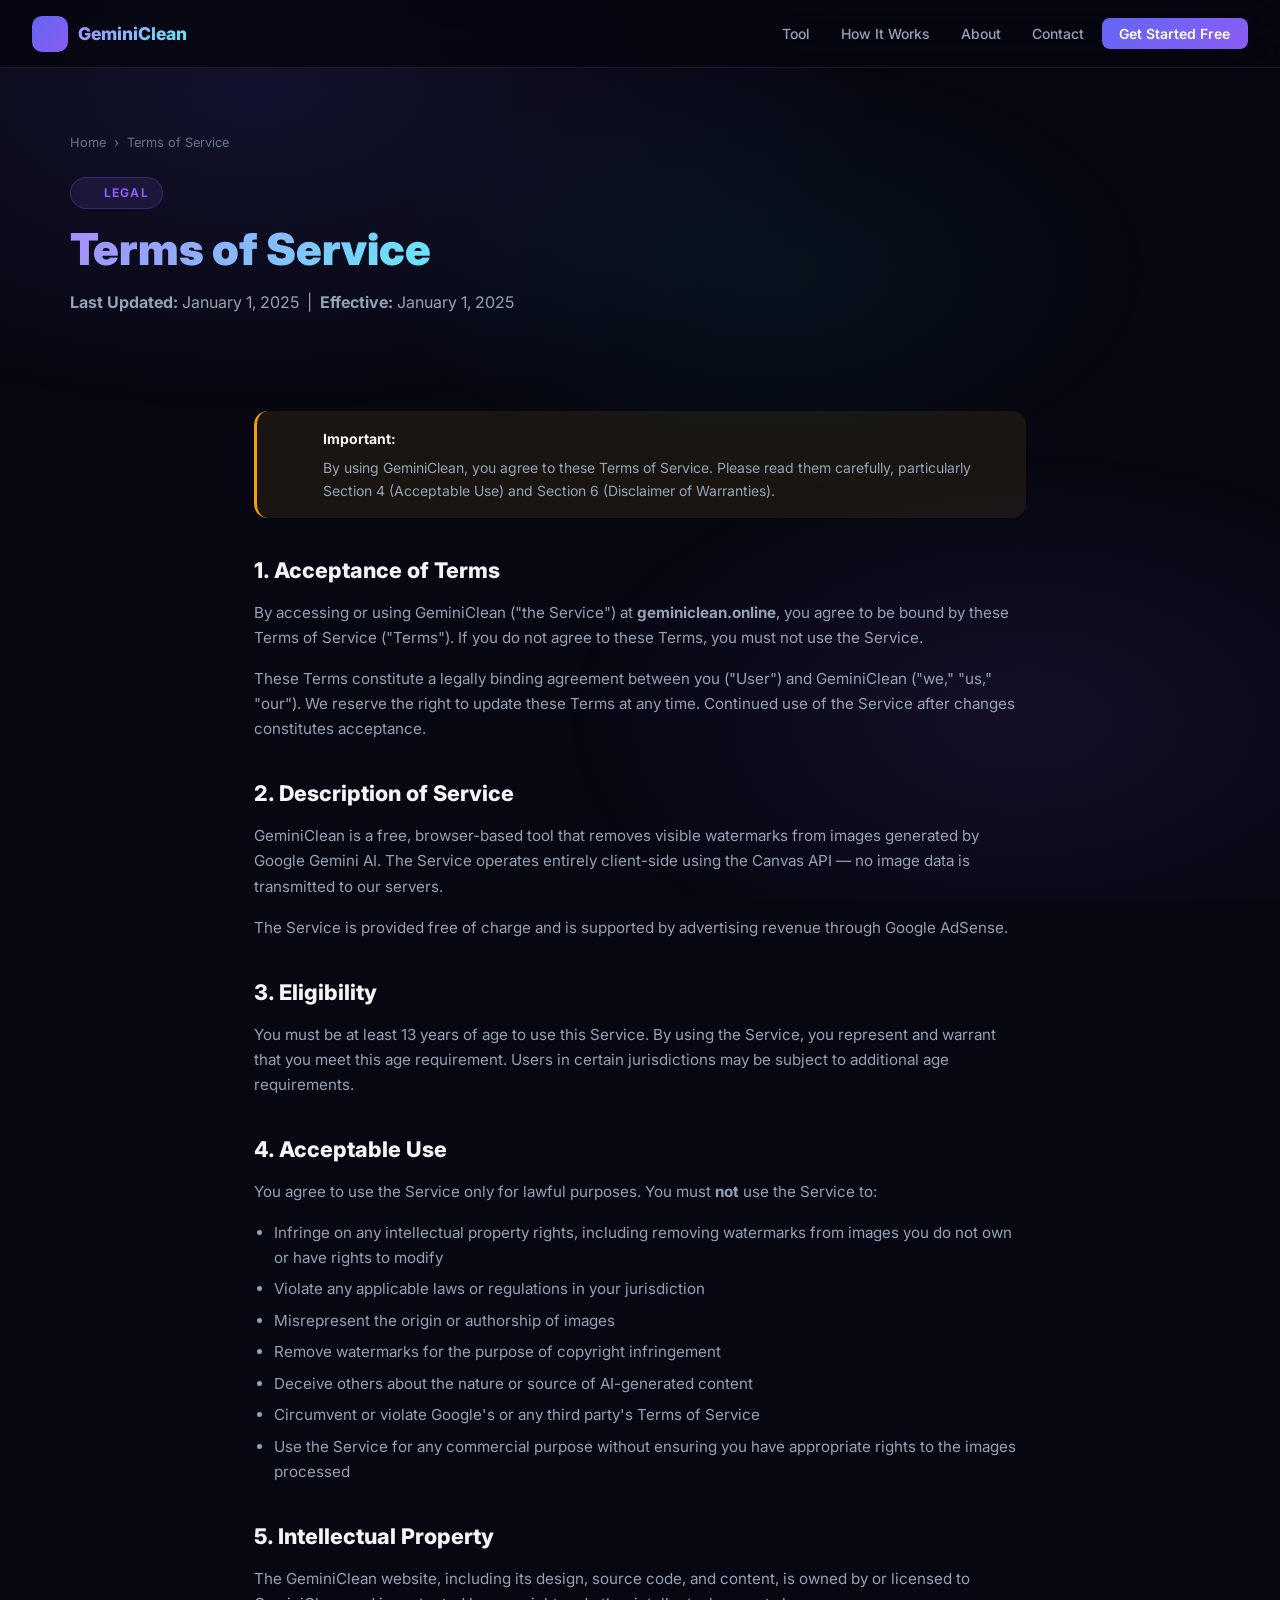
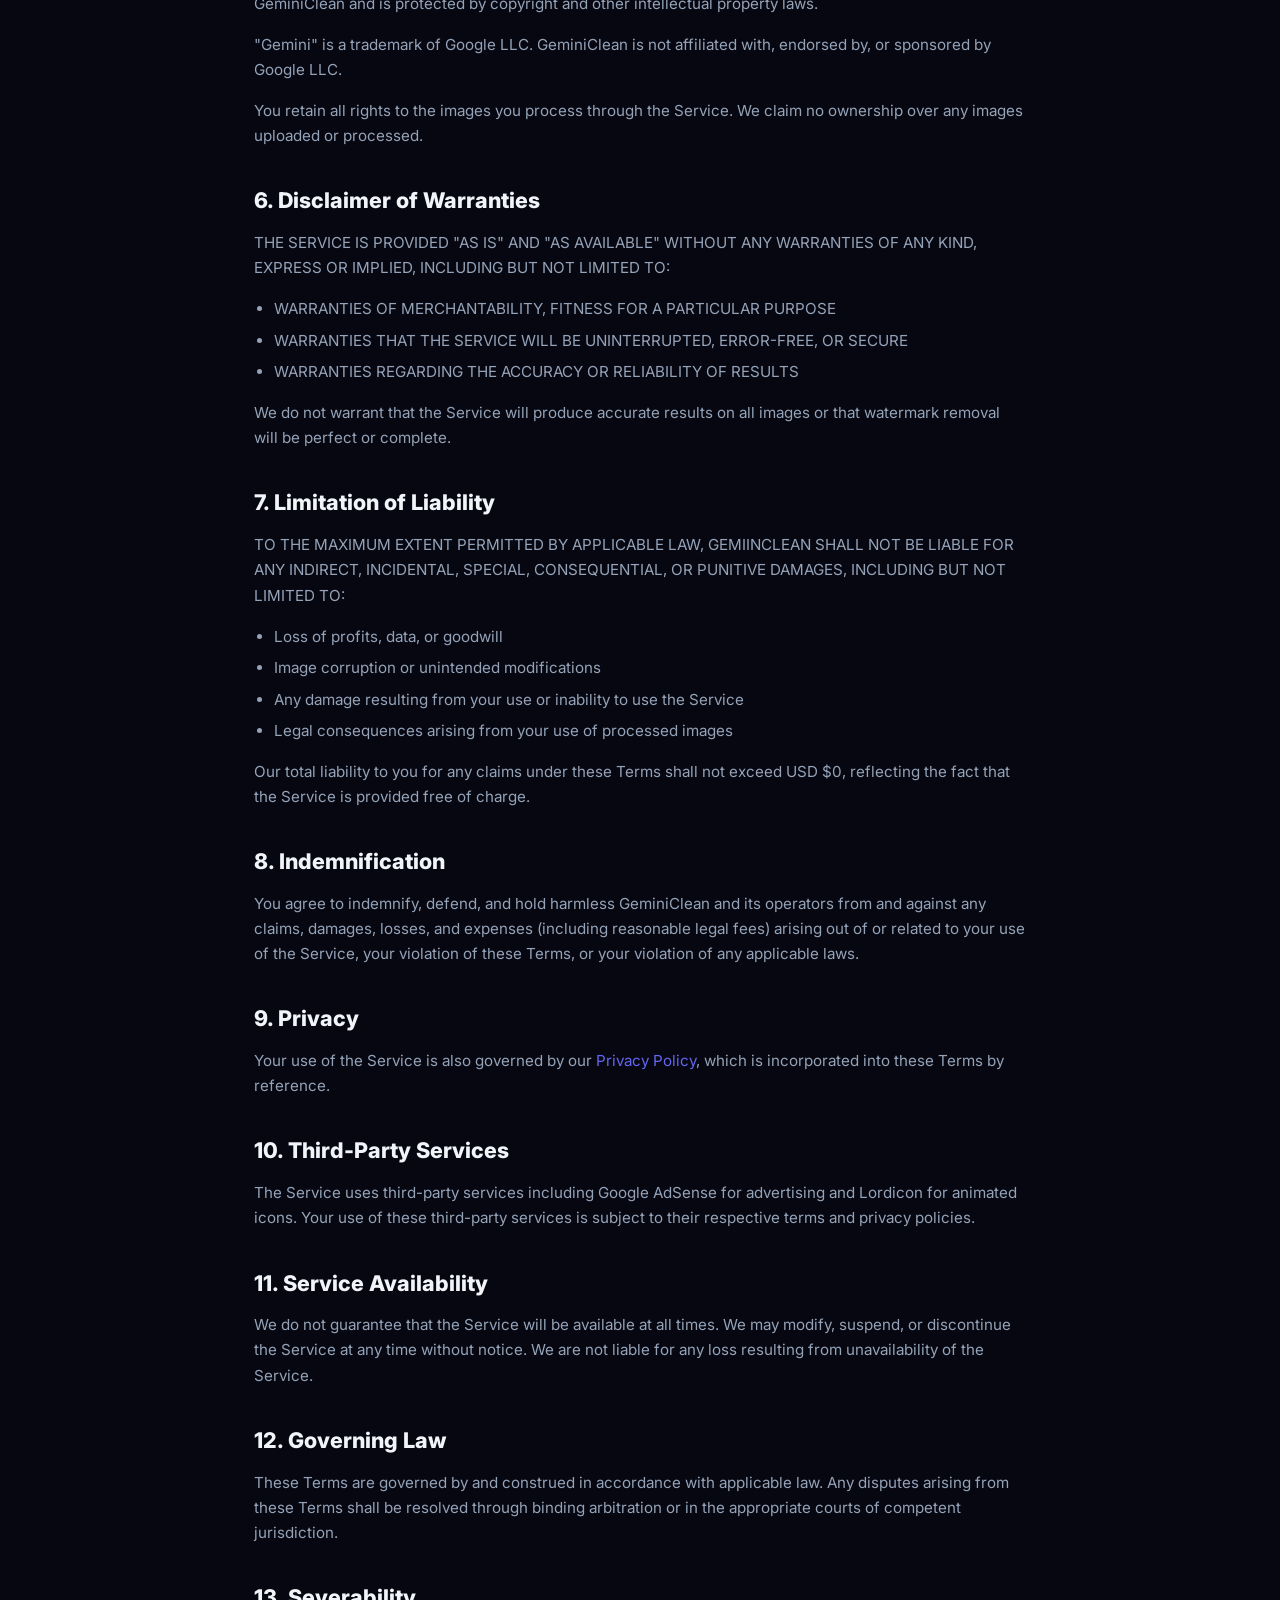
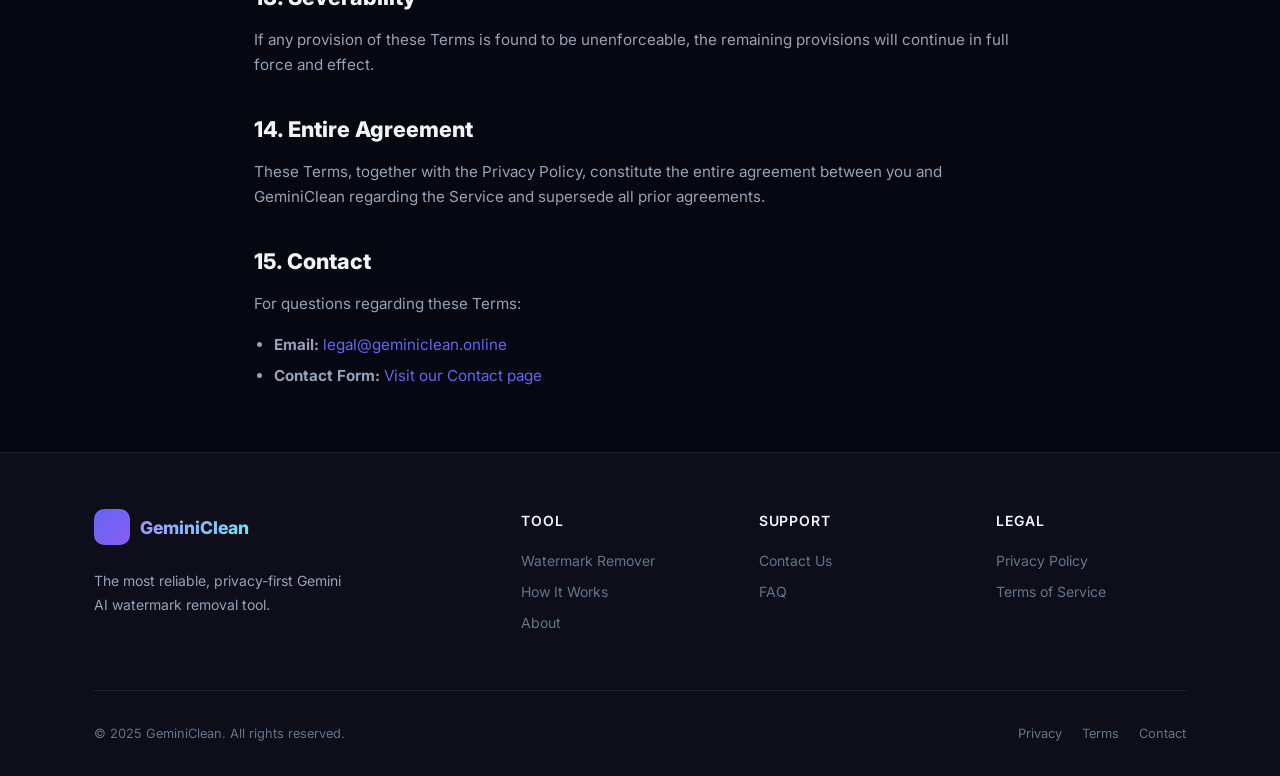
<file: terms.html>
<!DOCTYPE html>
<html lang="en">
<head>
  <meta charset="UTF-8" />
  <meta name="viewport" content="width=device-width, initial-scale=1.0" />
  <title>Terms of Service — GeminiClean</title>
  <meta name="description" content="GeminiClean Terms of Service. Read the rules, limitations, and legal framework for using our free Gemini watermark removal tool." />
  <link rel="canonical" href="https://geminiclean.online/terms.html" />
    <!-- Google Search Console Verification -->
  <meta name="google-site-verification" content="skg64Y8qE4pcV4p6uKr9o5cLgfSqh2nr4iu_rJMawSk" />
  <!-- Google Analytics (GA4) -->
  <script async src="https://www.googletagmanager.com/gtag/js?id=G-3QYXPDR2HK"></script>
  <script>window.dataLayer=window.dataLayer||[];function gtag(){dataLayer.push(arguments);}gtag('js',new Date());gtag('config','G-3QYXPDR2HK');</script><link rel="stylesheet" href="css/style.css" />
  <link rel="icon" href="images/favicon.ico" />
  <script src="https://cdn.lordicon.com/lordicon.js"></script>
</head>
<body>
<div class="bg-mesh"></div>

<nav class="navbar" role="navigation" aria-label="Main navigation">
  <a href="index.html" class="nav-logo">
    <div class="nav-logo-icon"><lord-icon src="https://cdn.lordicon.com/dxjqoygy.json" trigger="loop" delay="2000" colors="primary:#ffffff" style="width:22px;height:22px"></lord-icon></div>
    <span>GeminiClean</span>
  </a>
  <ul class="nav-links" id="navLinks">
    <li><a href="index.html">Tool</a></li>
    <li><a href="how-it-works.html">How It Works</a></li>
    <li><a href="about.html">About</a></li>
    <li><a href="contact.html">Contact</a></li>
    <li><a href="index.html" class="nav-cta">Get Started Free</a></li>
  </ul>
  <button class="nav-hamburger" id="navHamburger" aria-label="Toggle menu"><span></span><span></span><span></span></button>
</nav>

<main class="page-wrap" id="mainContent">
  <section class="page-hero container" aria-labelledby="termsTitle">
    <div class="breadcrumb"><a href="index.html">Home</a><span class="breadcrumb-sep">›</span><span>Terms of Service</span></div>
    <span class="section-label">
      <lord-icon src="https://cdn.lordicon.com/rqsvgwti.json" trigger="loop" delay="2000" colors="primary:#a78bfa" style="width:14px;height:14px"></lord-icon>
      Legal
    </span>
    <h1 id="termsTitle"><span class="gradient-text">Terms of Service</span></h1>
    <p style="margin-top:0.75rem;"><strong>Last Updated:</strong> January 1, 2025 &nbsp;|&nbsp; <strong>Effective:</strong> January 1, 2025</p>
  </section>

  <section class="section-sm" aria-labelledby="termsSummaryHeading">
    <div class="container" style="max-width:820px;">

      <div class="alert alert-warning" style="margin-bottom:2.5rem;">
        <lord-icon src="https://cdn.lordicon.com/vyukcgvf.json" trigger="in" colors="primary:#f59e0b" style="width:32px;height:32px;flex-shrink:0"></lord-icon>
        <div>
          <strong id="termsSummaryHeading">Important:</strong>
          <p style="margin-top:0.35rem;">By using GeminiClean, you agree to these Terms of Service. Please read them carefully, particularly Section 4 (Acceptable Use) and Section 6 (Disclaimer of Warranties).</p>
        </div>
      </div>

      <article class="prose" aria-label="Terms of Service full text">

        <h2>1. Acceptance of Terms</h2>
        <p>By accessing or using GeminiClean ("the Service") at <strong>geminiclean.online</strong>, you agree to be bound by these Terms of Service ("Terms"). If you do not agree to these Terms, you must not use the Service.</p>
        <p>These Terms constitute a legally binding agreement between you ("User") and GeminiClean ("we," "us," "our"). We reserve the right to update these Terms at any time. Continued use of the Service after changes constitutes acceptance.</p>

        <h2>2. Description of Service</h2>
        <p>GeminiClean is a free, browser-based tool that removes visible watermarks from images generated by Google Gemini AI. The Service operates entirely client-side using the Canvas API — no image data is transmitted to our servers.</p>
        <p>The Service is provided free of charge and is supported by advertising revenue through Google AdSense.</p>

        <h2>3. Eligibility</h2>
        <p>You must be at least 13 years of age to use this Service. By using the Service, you represent and warrant that you meet this age requirement. Users in certain jurisdictions may be subject to additional age requirements.</p>

        <h2>4. Acceptable Use</h2>
        <p>You agree to use the Service only for lawful purposes. You must <strong>not</strong> use the Service to:</p>
        <ul>
          <li>Infringe on any intellectual property rights, including removing watermarks from images you do not own or have rights to modify</li>
          <li>Violate any applicable laws or regulations in your jurisdiction</li>
          <li>Misrepresent the origin or authorship of images</li>
          <li>Remove watermarks for the purpose of copyright infringement</li>
          <li>Deceive others about the nature or source of AI-generated content</li>
          <li>Circumvent or violate Google's or any third party's Terms of Service</li>
          <li>Use the Service for any commercial purpose without ensuring you have appropriate rights to the images processed</li>
        </ul>

        <h2>5. Intellectual Property</h2>
        <p>The GeminiClean website, including its design, source code, and content, is owned by or licensed to GeminiClean and is protected by copyright and other intellectual property laws.</p>
        <p>"Gemini" is a trademark of Google LLC. GeminiClean is not affiliated with, endorsed by, or sponsored by Google LLC.</p>
        <p>You retain all rights to the images you process through the Service. We claim no ownership over any images uploaded or processed.</p>

        <h2>6. Disclaimer of Warranties</h2>
        <p>THE SERVICE IS PROVIDED "AS IS" AND "AS AVAILABLE" WITHOUT ANY WARRANTIES OF ANY KIND, EXPRESS OR IMPLIED, INCLUDING BUT NOT LIMITED TO:</p>
        <ul>
          <li>WARRANTIES OF MERCHANTABILITY, FITNESS FOR A PARTICULAR PURPOSE</li>
          <li>WARRANTIES THAT THE SERVICE WILL BE UNINTERRUPTED, ERROR-FREE, OR SECURE</li>
          <li>WARRANTIES REGARDING THE ACCURACY OR RELIABILITY OF RESULTS</li>
        </ul>
        <p>We do not warrant that the Service will produce accurate results on all images or that watermark removal will be perfect or complete.</p>

        <h2>7. Limitation of Liability</h2>
        <p>TO THE MAXIMUM EXTENT PERMITTED BY APPLICABLE LAW, GEMIINCLEAN SHALL NOT BE LIABLE FOR ANY INDIRECT, INCIDENTAL, SPECIAL, CONSEQUENTIAL, OR PUNITIVE DAMAGES, INCLUDING BUT NOT LIMITED TO:</p>
        <ul>
          <li>Loss of profits, data, or goodwill</li>
          <li>Image corruption or unintended modifications</li>
          <li>Any damage resulting from your use or inability to use the Service</li>
          <li>Legal consequences arising from your use of processed images</li>
        </ul>
        <p>Our total liability to you for any claims under these Terms shall not exceed USD $0, reflecting the fact that the Service is provided free of charge.</p>

        <h2>8. Indemnification</h2>
        <p>You agree to indemnify, defend, and hold harmless GeminiClean and its operators from and against any claims, damages, losses, and expenses (including reasonable legal fees) arising out of or related to your use of the Service, your violation of these Terms, or your violation of any applicable laws.</p>

        <h2>9. Privacy</h2>
        <p>Your use of the Service is also governed by our <a href="privacy-policy.html">Privacy Policy</a>, which is incorporated into these Terms by reference.</p>

        <h2>10. Third-Party Services</h2>
        <p>The Service uses third-party services including Google AdSense for advertising and Lordicon for animated icons. Your use of these third-party services is subject to their respective terms and privacy policies.</p>

        <h2>11. Service Availability</h2>
        <p>We do not guarantee that the Service will be available at all times. We may modify, suspend, or discontinue the Service at any time without notice. We are not liable for any loss resulting from unavailability of the Service.</p>

        <h2>12. Governing Law</h2>
        <p>These Terms are governed by and construed in accordance with applicable law. Any disputes arising from these Terms shall be resolved through binding arbitration or in the appropriate courts of competent jurisdiction.</p>

        <h2>13. Severability</h2>
        <p>If any provision of these Terms is found to be unenforceable, the remaining provisions will continue in full force and effect.</p>

        <h2>14. Entire Agreement</h2>
        <p>These Terms, together with the Privacy Policy, constitute the entire agreement between you and GeminiClean regarding the Service and supersede all prior agreements.</p>

        <h2>15. Contact</h2>
        <p>For questions regarding these Terms:</p>
        <ul>
          <li><strong>Email:</strong> <a href="mailto:legal@geminiclean.online">legal@geminiclean.online</a></li>
          <li><strong>Contact Form:</strong> <a href="contact.html">Visit our Contact page</a></li>
        </ul>

      </article>
    </div>
  </section>
</main>

<footer class="footer" role="contentinfo">
  <div class="container">
    <div class="footer-grid">
      <div class="footer-brand">
        <a href="index.html" class="nav-logo" style="display:inline-flex;margin-bottom:0.75rem;">
          <div class="nav-logo-icon"><lord-icon src="https://cdn.lordicon.com/dxjqoygy.json" trigger="loop" delay="2000" colors="primary:#ffffff" style="width:18px;height:18px"></lord-icon></div>
          <span>GeminiClean</span>
        </a>
        <p>The most reliable, privacy-first Gemini AI watermark removal tool.</p>
      </div>
      <div class="footer-col"><h4>Tool</h4><a href="index.html">Watermark Remover</a><a href="how-it-works.html">How It Works</a><a href="about.html">About</a></div>
      <div class="footer-col"><h4>Support</h4><a href="contact.html">Contact Us</a><a href="how-it-works.html#faq">FAQ</a></div>
      <div class="footer-col"><h4>Legal</h4><a href="privacy-policy.html">Privacy Policy</a><a href="terms.html">Terms of Service</a></div>
    </div>
    <div class="footer-bottom">
      <span>&copy; 2025 GeminiClean. All rights reserved.</span>
      <div style="display:flex;gap:1.25rem;"><a href="privacy-policy.html">Privacy</a><a href="terms.html">Terms</a><a href="contact.html">Contact</a></div>
    </div>
  </div>
</footer>
<script src="js/app.js"></script>
</body>
</html>
</file>
<file: css/style.css>
/* =====================================================
   GEMINI WATERMARK REMOVER — Global Design System
   ===================================================== */

@import url('https://fonts.googleapis.com/css2?family=Inter:wght@300;400;500;600;700;800;900&display=swap');

/* ---- CSS Variables ---- */
:root {
  --bg-primary: #070711;
  --bg-secondary: #0e0e1a;
  --bg-card: rgba(255, 255, 255, 0.04);
  --bg-card-hover: rgba(255, 255, 255, 0.07);
  --border: rgba(255, 255, 255, 0.08);
  --border-hover: rgba(255, 255, 255, 0.18);

  --purple: #7c3aed;
  --indigo: #6366f1;
  --cyan: #06b6d4;
  --violet: #8b5cf6;
  --pink: #ec4899;

  --grad-primary: linear-gradient(135deg, #6366f1 0%, #8b5cf6 50%, #06b6d4 100%);
  --grad-btn: linear-gradient(135deg, #6366f1, #8b5cf6);
  --grad-text: linear-gradient(135deg, #a78bfa, #67e8f9);

  --text-primary: #f1f5f9;
  --text-secondary: #94a3b8;
  --text-muted: #64748b;

  --radius-sm: 8px;
  --radius-md: 14px;
  --radius-lg: 20px;
  --radius-xl: 28px;

  --shadow-glow: 0 0 40px rgba(99, 102, 241, 0.25);
  --shadow-card: 0 4px 24px rgba(0, 0, 0, 0.4);
  --transition: all 0.25s cubic-bezier(0.4, 0, 0.2, 1);
}

/* ---- Reset ---- */
*, *::before, *::after { box-sizing: border-box; margin: 0; padding: 0; }
html { scroll-behavior: smooth; }
body {
  font-family: 'Inter', sans-serif;
  background: var(--bg-primary);
  color: var(--text-primary);
  line-height: 1.65;
  min-height: 100vh;
  overflow-x: hidden;
}
img, lord-icon { display: block; }
a { color: var(--indigo); text-decoration: none; transition: var(--transition); }
a:hover { color: var(--violet); }
ul { list-style: none; }

/* ---- Scrollbar ---- */
::-webkit-scrollbar { width: 6px; }
::-webkit-scrollbar-track { background: var(--bg-primary); }
::-webkit-scrollbar-thumb { background: var(--purple); border-radius: 99px; }

/* ========================
   ANIMATED BG GRADIENT
   ======================== */
.bg-mesh {
  position: fixed;
  inset: 0;
  z-index: 0;
  background:
    radial-gradient(ellipse 80% 60% at 20% 10%, rgba(99,102,241,0.12) 0%, transparent 60%),
    radial-gradient(ellipse 60% 50% at 80% 80%, rgba(139,92,246,0.10) 0%, transparent 60%),
    radial-gradient(ellipse 50% 40% at 60% 30%, rgba(6,182,212,0.07) 0%, transparent 60%);
  pointer-events: none;
}

/* ========================
   NAVBAR
   ======================== */
.navbar {
  position: sticky;
  top: 0;
  z-index: 1000;
  background: rgba(7, 7, 17, 0.85);
  backdrop-filter: blur(20px);
  -webkit-backdrop-filter: blur(20px);
  border-bottom: 1px solid var(--border);
  padding: 0 2rem;
  height: 68px;
  display: flex;
  align-items: center;
  justify-content: space-between;
}

.nav-logo {
  display: flex;
  align-items: center;
  gap: 10px;
  font-weight: 800;
  font-size: 1.1rem;
  color: var(--text-primary);
  text-decoration: none;
}
.nav-logo-icon {
  width: 36px;
  height: 36px;
  background: var(--grad-btn);
  border-radius: 10px;
  display: flex;
  align-items: center;
  justify-content: center;
}
.nav-logo span { background: var(--grad-text); -webkit-background-clip: text; -webkit-text-fill-color: transparent; background-clip: text; }

.nav-links {
  display: flex;
  align-items: center;
  gap: 0.25rem;
}
.nav-links a {
  color: var(--text-secondary);
  font-size: 0.875rem;
  font-weight: 500;
  padding: 0.45rem 0.85rem;
  border-radius: var(--radius-sm);
  transition: var(--transition);
  text-decoration: none;
}
.nav-links a:hover, .nav-links a.active {
  color: var(--text-primary);
  background: var(--bg-card-hover);
}

.nav-cta {
  background: var(--grad-btn);
  color: #fff !important;
  padding: 0.45rem 1.1rem !important;
  border-radius: var(--radius-sm) !important;
  font-weight: 600 !important;
}
.nav-cta:hover { opacity: 0.88; transform: translateY(-1px); }

/* Hamburger */
.nav-hamburger { display: none; flex-direction: column; gap: 5px; cursor: pointer; padding: 4px; }
.nav-hamburger span { display: block; width: 22px; height: 2px; background: var(--text-primary); border-radius: 2px; transition: var(--transition); }

/* ========================
   LAYOUT WRAPPERS
   ======================== */
.page-wrap { position: relative; z-index: 1; min-height: calc(100vh - 68px); }
.container { max-width: 1140px; margin: 0 auto; padding: 0 1.5rem; }
.section { padding: 5rem 0; }
.section-sm { padding: 3rem 0; }

/* ========================
   TYPOGRAPHY
   ======================== */
.gradient-text { background: var(--grad-text); -webkit-background-clip: text; -webkit-text-fill-color: transparent; background-clip: text; }
.section-label {
  display: inline-flex; align-items: center; gap: 6px;
  font-size: 0.75rem; font-weight: 700; letter-spacing: 0.1em; text-transform: uppercase;
  color: var(--violet); background: rgba(139,92,246,0.12); border: 1px solid rgba(139,92,246,0.25);
  padding: 0.3rem 0.8rem; border-radius: 99px; margin-bottom: 1rem;
}
h1 { font-size: clamp(2rem, 5vw, 3.5rem); font-weight: 900; line-height: 1.1; }
h2 { font-size: clamp(1.5rem, 3vw, 2.25rem); font-weight: 800; line-height: 1.2; }
h3 { font-size: 1.25rem; font-weight: 700; }
h4 { font-size: 1rem; font-weight: 600; }
p { color: var(--text-secondary); }

/* ========================
   BUTTONS
   ======================== */
.btn {
  display: inline-flex; align-items: center; gap: 8px;
  padding: 0.75rem 1.75rem;
  border-radius: var(--radius-md);
  font-family: 'Inter', sans-serif;
  font-size: 0.9rem; font-weight: 600;
  border: none; cursor: pointer;
  transition: var(--transition); text-decoration: none;
}
.btn-primary {
  background: var(--grad-btn);
  color: #fff;
  box-shadow: 0 4px 20px rgba(99,102,241,0.4);
}
.btn-primary:hover { transform: translateY(-2px); box-shadow: 0 8px 32px rgba(99,102,241,0.5); color: #fff; }
.btn-secondary {
  background: var(--bg-card);
  color: var(--text-primary);
  border: 1px solid var(--border);
}
.btn-secondary:hover { background: var(--bg-card-hover); border-color: var(--border-hover); color: var(--text-primary); }
.btn-lg { padding: 0.95rem 2.2rem; font-size: 1rem; }
.btn-sm { padding: 0.5rem 1.1rem; font-size: 0.8rem; }

/* ========================
   GLASS CARDS
   ======================== */
.glass-card {
  background: var(--bg-card);
  border: 1px solid var(--border);
  border-radius: var(--radius-lg);
  backdrop-filter: blur(12px);
  -webkit-backdrop-filter: blur(12px);
  transition: var(--transition);
}
.glass-card:hover { border-color: var(--border-hover); background: var(--bg-card-hover); }

/* ========================
   FEATURE CARDS (icon + title + desc)
   ======================== */
.feature-grid {
  display: grid;
  grid-template-columns: repeat(auto-fit, minmax(280px, 1fr));
  gap: 1.25rem;
}
.feature-card {
  padding: 1.75rem;
  display: flex;
  flex-direction: column;
  gap: 0.85rem;
}
.feature-icon-wrap {
  width: 52px; height: 52px;
  background: rgba(99,102,241,0.12);
  border: 1px solid rgba(99,102,241,0.2);
  border-radius: var(--radius-md);
  display: flex; align-items: center; justify-content: center;
  flex-shrink: 0;
}
.feature-card h3 { color: var(--text-primary); margin-bottom: 0.25rem; }
.feature-card p { font-size: 0.9rem; }

/* ========================
   STEPS
   ======================== */
.steps-grid { display: grid; grid-template-columns: repeat(auto-fit, minmax(220px, 1fr)); gap: 1.25rem; }
.step-card { padding: 1.75rem; text-align: center; }
.step-number {
  width: 44px; height: 44px;
  background: var(--grad-btn);
  border-radius: 50%;
  display: flex; align-items: center; justify-content: center;
  font-weight: 800; font-size: 1rem; color: #fff;
  margin: 0 auto 1rem;
}

/* ========================
   UPLOAD ZONE
   ======================== */
.upload-zone {
  border: 2px dashed rgba(99,102,241,0.4);
  border-radius: var(--radius-xl);
  padding: 4rem 2rem;
  text-align: center;
  cursor: pointer;
  transition: var(--transition);
  background: rgba(99,102,241,0.04);
  position: relative;
}
.upload-zone:hover, .upload-zone.dragover {
  border-color: var(--indigo);
  background: rgba(99,102,241,0.08);
  box-shadow: var(--shadow-glow);
}
.upload-zone input[type="file"] { display: none; }
.upload-zone h3 { margin: 1rem 0 0.5rem; color: var(--text-primary); }
.upload-zone p { font-size: 0.875rem; }

/* ========================
   COMPARE SLIDER
   ======================== */
.compare-wrap {
  position: relative;
  width: 100%;
  max-width: 700px;
  margin: 0 auto;
  border-radius: var(--radius-lg);
  overflow: hidden;
  user-select: none;
  box-shadow: var(--shadow-card);
  border: 1px solid var(--border);
}
.compare-wrap img { display: block; width: 100%; height: auto; }
.compare-after {
  position: absolute; top: 0; left: 0;
  width: 50%; overflow: hidden; height: 100%;
}
.compare-after img { width: auto; max-width: none; }
.compare-handle {
  position: absolute; top: 0; left: 50%; transform: translateX(-50%);
  width: 44px; height: 100%;
  cursor: ew-resize;
  display: flex; align-items: center; justify-content: center;
}
.compare-line { position: absolute; top: 0; left: 50%; width: 2px; height: 100%; background: #fff; transform: translateX(-50%); }
.compare-knob {
  width: 44px; height: 44px;
  background: #fff;
  border-radius: 50%;
  display: flex; align-items: center; justify-content: center;
  box-shadow: 0 2px 12px rgba(0,0,0,0.4);
  z-index: 2;
}
.compare-knob svg { fill: var(--indigo); }

/* ========================
   PROGRESS BAR
   ======================== */
.progress-bar-wrap { height: 6px; background: var(--border); border-radius: 99px; overflow: hidden; }
.progress-bar-fill { height: 100%; border-radius: 99px; background: var(--grad-btn); transition: width 0.3s ease; }

/* ========================
   ALERTS / NOTICE BOXES
   ======================== */
.alert {
  display: flex; gap: 0.85rem; align-items: flex-start;
  padding: 1rem 1.25rem;
  border-radius: var(--radius-md);
  border-left: 3px solid;
  font-size: 0.875rem;
}
.alert-warning { background: rgba(251,191,36,0.08); border-color: #f59e0b; }
.alert-info { background: rgba(6,182,212,0.08); border-color: var(--cyan); }
.alert-success { background: rgba(34,197,94,0.08); border-color: #22c55e; }
.alert strong { color: var(--text-primary); }

/* ========================
   BADGE / TAG
   ======================== */
.badge {
  display: inline-flex; align-items: center; gap: 5px;
  font-size: 0.75rem; font-weight: 600;
  padding: 0.25rem 0.65rem;
  border-radius: 99px;
}
.badge-purple { background: rgba(139,92,246,0.15); color: #a78bfa; border: 1px solid rgba(139,92,246,0.25); }
.badge-cyan { background: rgba(6,182,212,0.12); color: #67e8f9; border: 1px solid rgba(6,182,212,0.2); }
.badge-green { background: rgba(34,197,94,0.1); color: #4ade80; border: 1px solid rgba(34,197,94,0.2); }

/* ========================
   FAQ ACCORDION
   ======================== */
.faq-list { display: flex; flex-direction: column; gap: 0.75rem; }
.faq-item {
  background: var(--bg-card);
  border: 1px solid var(--border);
  border-radius: var(--radius-md);
  overflow: hidden;
}
.faq-question {
  width: 100%; background: none; border: none; color: var(--text-primary);
  font-family: 'Inter', sans-serif; font-size: 0.95rem; font-weight: 600;
  text-align: left; padding: 1.1rem 1.25rem;
  display: flex; align-items: center; justify-content: space-between;
  cursor: pointer; transition: var(--transition);
  gap: 1rem;
}
.faq-question:hover { color: var(--violet); }
.faq-chevron { flex-shrink: 0; transition: transform 0.3s ease; }
.faq-item.open .faq-chevron { transform: rotate(180deg); }
.faq-answer { max-height: 0; overflow: hidden; transition: max-height 0.35s ease, padding 0.25s ease; padding: 0 1.25rem; }
.faq-answer p { font-size: 0.9rem; padding-bottom: 1rem; }
.faq-item.open .faq-answer { max-height: 400px; }

/* ========================
   TABLE
   ======================== */
.data-table { width: 100%; border-collapse: collapse; font-size: 0.875rem; }
.data-table th { color: var(--text-muted); font-weight: 600; text-align: left; padding: 0.75rem 1rem; border-bottom: 1px solid var(--border); }
.data-table td { padding: 0.85rem 1rem; border-bottom: 1px solid rgba(255,255,255,0.04); color: var(--text-secondary); }
.data-table tr:hover td { background: var(--bg-card); }

/* ========================
   CONTACT FORM
   ======================== */
.form-group { display: flex; flex-direction: column; gap: 0.5rem; }
.form-label { font-size: 0.85rem; font-weight: 600; color: var(--text-secondary); }
.form-input, .form-textarea, .form-select {
  background: rgba(255,255,255,0.04);
  border: 1px solid var(--border);
  border-radius: var(--radius-sm);
  color: var(--text-primary);
  font-family: 'Inter', sans-serif;
  font-size: 0.9rem;
  padding: 0.75rem 1rem;
  transition: var(--transition);
  outline: none; width: 100%;
}
.form-input:focus, .form-textarea:focus { border-color: var(--indigo); box-shadow: 0 0 0 3px rgba(99,102,241,0.15); }
.form-textarea { min-height: 140px; resize: vertical; }
.form-input::placeholder, .form-textarea::placeholder { color: var(--text-muted); }

/* ========================
   HERO SECTION
   ======================== */
.hero {
  padding: 6rem 0 4rem;
  text-align: center;
}
.hero-badge { margin-bottom: 1.5rem; }
.hero h1 { margin-bottom: 1.25rem; }
.hero p { max-width: 580px; margin: 0 auto 2.5rem; font-size: 1.05rem; }
.hero-actions { display: flex; gap: 1rem; justify-content: center; flex-wrap: wrap; }
.hero-stats {
  display: flex; justify-content: center; flex-wrap: wrap; gap: 2.5rem;
  margin-top: 3.5rem; padding-top: 2rem;
  border-top: 1px solid var(--border);
}
.stat { text-align: center; }
.stat-num { font-size: 1.75rem; font-weight: 800; }
.stat-label { font-size: 0.8rem; color: var(--text-muted); margin-top: 0.25rem; }

/* ========================
   FOOTER
   ======================== */
.footer {
  background: var(--bg-secondary);
  border-top: 1px solid var(--border);
  padding: 3.5rem 0 2rem;
}
.footer-grid {
  display: grid;
  grid-template-columns: 2fr 1fr 1fr 1fr;
  gap: 3rem;
  margin-bottom: 3rem;
}
.footer-brand p { font-size: 0.875rem; margin-top: 0.75rem; max-width: 260px; }
.footer-col h4 { color: var(--text-primary); margin-bottom: 1rem; font-size: 0.875rem; text-transform: uppercase; letter-spacing: 0.06em; }
.footer-col a { display: block; font-size: 0.875rem; color: var(--text-muted); margin-bottom: 0.5rem; transition: var(--transition); }
.footer-col a:hover { color: var(--text-primary); padding-left: 4px; }
.footer-bottom {
  display: flex; align-items: center; justify-content: space-between; flex-wrap: wrap; gap: 1rem;
  padding-top: 2rem; border-top: 1px solid var(--border);
  font-size: 0.8rem; color: var(--text-muted);
}
.footer-bottom a { color: var(--text-muted); }
.footer-bottom a:hover { color: var(--text-primary); }

/* ========================
   BREADCRUMB
   ======================== */
.breadcrumb { display: flex; align-items: center; gap: 0.5rem; font-size: 0.8rem; color: var(--text-muted); margin-bottom: 1.5rem; }
.breadcrumb a { color: var(--text-muted); }
.breadcrumb a:hover { color: var(--text-primary); }
.breadcrumb-sep { color: var(--text-muted); }

/* ========================
   PAGE HERO (inner pages)
   ======================== */
.page-hero { padding: 4rem 0 3rem; }
.page-hero h1 { font-size: clamp(1.75rem, 4vw, 2.75rem); margin-bottom: 1rem; }

/* ========================
   PROSE (legal pages)
   ======================== */
.prose h2 { margin: 2.5rem 0 1rem; font-size: 1.35rem; }
.prose h3 { margin: 1.75rem 0 0.75rem; font-size: 1.1rem; color: var(--text-primary); }
.prose p { margin-bottom: 1rem; font-size: 0.95rem; }
.prose ul { padding-left: 1.25rem; list-style: disc; margin-bottom: 1rem; }
.prose ul li { font-size: 0.95rem; color: var(--text-secondary); margin-bottom: 0.4rem; }
.prose a { color: var(--indigo); }
.prose a:hover { color: var(--violet); }

/* ========================
   RESULT PANEL
   ======================== */
.result-panel { display: none; }
.result-panel.visible { display: block; }
.result-actions { display: flex; gap: 1rem; flex-wrap: wrap; margin-top: 1.25rem; }

/* ========================
   TOAST NOTIFICATION
   ======================== */
.toast-container { position: fixed; bottom: 1.5rem; right: 1.5rem; z-index: 9999; display: flex; flex-direction: column; gap: 0.5rem; }
.toast {
  display: flex; align-items: center; gap: 0.75rem;
  background: #1e1e2e; border: 1px solid var(--border);
  border-radius: var(--radius-md); padding: 0.85rem 1.25rem;
  box-shadow: 0 8px 32px rgba(0,0,0,0.5);
  animation: slideInRight 0.3s ease forwards;
  font-size: 0.875rem; max-width: 320px;
}
.toast.success { border-left: 3px solid #22c55e; }
.toast.error { border-left: 3px solid #ef4444; }
@keyframes slideInRight { from { transform: translateX(100%); opacity: 0; } to { transform: translateX(0); opacity: 1; } }

/* ========================
   ANIMATIONS
   ======================== */
@keyframes fadeUp { from { opacity: 0; transform: translateY(24px); } to { opacity: 1; transform: translateY(0); } }
@keyframes fadeIn { from { opacity: 0; } to { opacity: 1; } }
@keyframes pulse-glow { 0%, 100% { box-shadow: 0 0 20px rgba(99,102,241,0.3); } 50% { box-shadow: 0 0 40px rgba(99,102,241,0.6); } }

.animate-fade-up { animation: fadeUp 0.6s ease forwards; }
.animate-fade-in { animation: fadeIn 0.5s ease forwards; }
.delay-1 { animation-delay: 0.1s; }
.delay-2 { animation-delay: 0.2s; }
.delay-3 { animation-delay: 0.3s; }
.delay-4 { animation-delay: 0.4s; }

/* ========================
   AD SLOTS
   ======================== */
.ad-slot {
  display: flex; align-items: center; justify-content: center;
  background: rgba(255,255,255,0.02);
  border: 1px dashed rgba(255,255,255,0.06);
  border-radius: var(--radius-md);
  color: var(--text-muted); font-size: 0.75rem;
  overflow: hidden;
}
.ad-slot-leaderboard { width: 100%; height: 90px; margin: 1rem 0; }
.ad-slot-rect { width: 300px; height: 250px; }
.ad-slot-responsive { width: 100%; min-height: 100px; margin: 2rem 0; }

/* ========================
   RESPONSIVE
   ======================== */
@media (max-width: 900px) {
  .footer-grid { grid-template-columns: 1fr 1fr; }
}
/* ========================
   PREVIEW IMAGE CARD
   ======================== */
.preview-card {
  position: relative;
  border-radius: var(--radius-xl);
  overflow: hidden;
  border: 1px solid var(--border);
  background: var(--bg-secondary);
  box-shadow: var(--shadow-card);
  cursor: pointer;
}
.preview-card img#previewImg {
  display: block;
  width: 100%;
  max-height: 420px;
  object-fit: contain;
  background: repeating-conic-gradient(#1a1a2e 0% 25%, #0e0e1a 25% 50%) 0 0 / 20px 20px;
}

/* Hover overlay with action buttons */
.preview-overlay {
  position: absolute;
  inset: 0;
  background: rgba(0, 0, 0, 0.55);
  backdrop-filter: blur(4px);
  display: flex;
  align-items: center;
  justify-content: center;
  gap: 1rem;
  opacity: 0;
  transition: opacity 0.22s ease;
  z-index: 2;
}
.preview-card:hover .preview-overlay { opacity: 1; }

.preview-overlay-btn {
  display: inline-flex;
  align-items: center;
  gap: 7px;
  background: rgba(255,255,255,0.15);
  border: 1px solid rgba(255,255,255,0.25);
  color: #fff;
  font-family: 'Inter', sans-serif;
  font-size: 0.875rem;
  font-weight: 600;
  padding: 0.6rem 1.2rem;
  border-radius: var(--radius-md);
  cursor: pointer;
  transition: var(--transition);
  backdrop-filter: blur(8px);
}
.preview-overlay-btn:hover { background: rgba(255,255,255,0.28); }
.preview-overlay-btn-danger:hover { background: rgba(239,68,68,0.5); border-color: rgba(239,68,68,0.5); }

/* Info bar below the image */
.preview-info-bar {
  display: flex;
  align-items: center;
  gap: 0.6rem;
  padding: 0.7rem 1rem;
  background: rgba(0,0,0,0.35);
  border-top: 1px solid var(--border);
  font-size: 0.8rem;
  color: var(--text-secondary);
}
.preview-info-bar span { flex: 1; overflow: hidden; text-overflow: ellipsis; white-space: nowrap; }
.preview-change-btn {
  display: inline-flex;
  align-items: center;
  gap: 4px;
  background: rgba(99,102,241,0.15);
  border: 1px solid rgba(99,102,241,0.25);
  color: #a78bfa;
  font-family: 'Inter', sans-serif;
  font-size: 0.75rem;
  font-weight: 600;
  padding: 0.3rem 0.65rem;
  border-radius: 6px;
  cursor: pointer;
  transition: var(--transition);
  flex-shrink: 0;
}
.preview-change-btn:hover { background: rgba(99,102,241,0.28); }


@media (max-width: 640px) {
  .navbar { padding: 0 1rem; }
  .nav-links { display: none; position: absolute; top: 68px; left: 0; right: 0; background: rgba(7,7,17,0.97); flex-direction: column; padding: 1rem; border-bottom: 1px solid var(--border); gap: 0.25rem; }
  .nav-links.open { display: flex; }
  .nav-hamburger { display: flex; }
  .hero { padding: 4rem 0 2rem; }
  .section { padding: 3rem 0; }
  .footer-grid { grid-template-columns: 1fr; gap: 2rem; }
  .hero-stats { gap: 1.5rem; }
  .feature-grid { grid-template-columns: 1fr; }
  .steps-grid { grid-template-columns: 1fr; }
  .preview-overlay { opacity: 1; background: rgba(0,0,0,0.35); }
}
</file>
